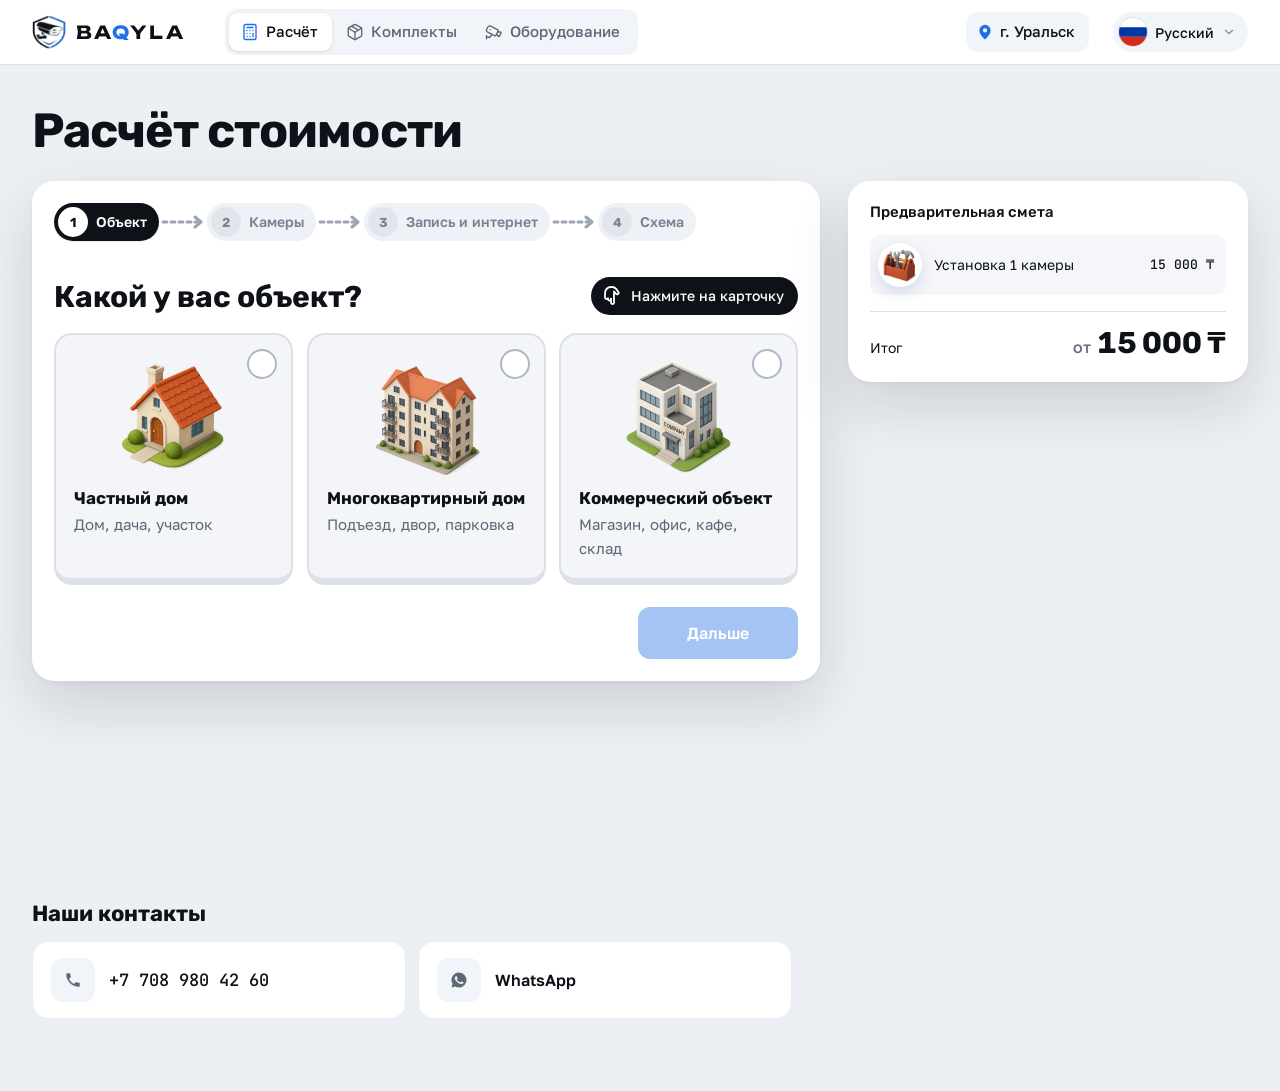
<file: index.html>
<!doctype html>
<html lang="ru">
<head>
  <meta charset="utf-8">
  <meta name="viewport" content="width=device-width, initial-scale=1">
  <title>Baqyla — видеонаблюдение в Уральске: установка камер под ключ</title>
  <meta name="description" content="Baqyla — установка видеонаблюдения в Уральске (Орал) под ключ: камеры для частного дома, квартиры, магазина и офиса. Монтаж от 15 000 ₸ за камеру. Посчитайте стоимость и схему онлайн.">
  <link rel="canonical" href="https://baqyla-kz.github.io/">
  <meta property="og:type" content="website">
  <meta property="og:site_name" content="Baqyla">
  <meta property="og:locale" content="ru_RU">
  <meta property="og:url" content="https://baqyla-kz.github.io/">
  <meta property="og:title" content="Baqyla — видеонаблюдение в Уральске">
  <meta property="og:description" content="Выберите объект и камеры — стоимость и схема установки посчитаются сразу.">
  <meta property="og:image" content="https://baqyla-kz.github.io/assets/og.jpg">
  <meta name="twitter:card" content="summary_large_image">
  <script type="application/ld+json">
  {
    "@context": "https://schema.org",
    "@type": "LocalBusiness",
    "name": "Baqyla Security",
    "alternateName": ["Baqyla", "Бакыла", "Бақыла"],
    "description": "Установка видеонаблюдения в Уральске под ключ: камеры для частного дома, квартиры, магазина, офиса и крестьянского хозяйства.",
    "keywords": "видеонаблюдение Уральск, установка камер видеонаблюдения, монтаж видеонаблюдения, камеры для дома, видеонаблюдение для магазина, Wi-Fi камера, видеорегистратор, Орал",
    "url": "https://baqyla-kz.github.io/",
    "logo": "https://baqyla-kz.github.io/assets/mark.png",
    "image": "https://baqyla-kz.github.io/assets/og.jpg",
    "telephone": "+77089804260",
    "priceRange": "от 15 000 ₸",
    "currenciesAccepted": "KZT",
    "address": { "@type": "PostalAddress", "addressLocality": "Уральск", "addressRegion": "Западно-Казахстанская область", "addressCountry": "KZ" },
    "areaServed": [{ "@type": "City", "name": "Уральск" }, { "@type": "AdministrativeArea", "name": "Западно-Казахстанская область" }],
    "hasOfferCatalog": {
      "@type": "OfferCatalog",
      "name": "Видеонаблюдение",
      "itemListElement": [
        { "@type": "Offer", "itemOffered": { "@type": "Service", "name": "Установка камер видеонаблюдения" } },
        { "@type": "Offer", "itemOffered": { "@type": "Service", "name": "Видеонаблюдение для частного дома" } },
        { "@type": "Offer", "itemOffered": { "@type": "Service", "name": "Видеонаблюдение для квартиры и многоквартирного дома" } },
        { "@type": "Offer", "itemOffered": { "@type": "Service", "name": "Видеонаблюдение для магазина и офиса" } },
        { "@type": "Offer", "itemOffered": { "@type": "Service", "name": "Установка Wi-Fi камер" } },
        { "@type": "Offer", "itemOffered": { "@type": "Service", "name": "Установка видеорегистратора" } },
        { "@type": "Offer", "itemOffered": { "@type": "Service", "name": "Поворотные камеры" } },
        { "@type": "Offer", "itemOffered": { "@type": "Service", "name": "Камеры с микрофоном и динамиком" } },
        { "@type": "Offer", "itemOffered": { "@type": "Service", "name": "Распознавание лиц и номеров автомобилей" } }
      ]
    }
  }
  </script>
  <meta name="theme-color" content="#FFFFFF">
  <link rel="icon" href="assets/favicon.png">
  <link rel="preconnect" href="https://fonts.googleapis.com">
  <link rel="preconnect" href="https://fonts.gstatic.com" crossorigin>
  <link href="https://fonts.googleapis.com/css2?family=Golos+Text:wght@400;500;600&family=JetBrains+Mono:wght@400;500&family=Rubik:wght@500;600;700&display=swap" rel="stylesheet">
  <link href="https://fonts.googleapis.com/css2?family=Unbounded:wght@700&text=BAQYL&display=swap" rel="stylesheet">
  <link rel="stylesheet" href="assets/styles.css?v=2026-10-12-2052">
</head>
<body>
  <header class="top">
    <div class="wide top__in">
      <a class="brand" href="index.html" aria-label="Baqyla — на главную">
        <img src="assets/mark.png" alt="" width="34" height="34">
        <span class="brand__word">BA<b>Q</b>YLA</span>
      </a>
      <nav class="nav" aria-label="Разделы">
        <a href="index.html" aria-current="page"><svg viewBox="0 0 24 24" aria-hidden="true"><rect width="16" height="20" x="4" y="2" rx="2"/><path d="M8 6h8M16 14v4M16 10h.01M12 10h.01M8 10h.01M12 14h.01M8 14h.01M12 18h.01M8 18h.01"/></svg><span>Расчёт</span></a>
        <a href="kits.html"><svg viewBox="0 0 24 24" aria-hidden="true"><path d="M11 21.73a2 2 0 0 0 2 0l7-4A2 2 0 0 0 21 16V8a2 2 0 0 0-1-1.73l-7-4a2 2 0 0 0-2 0l-7 4A2 2 0 0 0 3 8v8a2 2 0 0 0 1 1.73z"/><path d="M12 22V12M3.3 7l7.7 4.73a2 2 0 0 0 2 0L20.7 7M7.5 4.27l9 5.15"/></svg><span>Комплекты</span></a>
        <a href="equipment.html"><svg viewBox="0 0 24 24" aria-hidden="true"><path d="M16.75 12h3.63a1 1 0 0 1 .9 1.45l-2.04 4.07a1 1 0 0 1-1.7.13l-2.13-2.97"/><path d="M17.1 9.05a1 1 0 0 1 .45 1.34l-3.1 6.21a1 1 0 0 1-1.35.45L3.61 12.3a2.92 2.92 0 0 1-1.3-3.91L3.69 5.6a2.92 2.92 0 0 1 3.92-1.3z"/><path d="M2 19h3.76a2 2 0 0 0 1.8-1.1L9 15M2 21v-4M7 9h.01"/></svg><span>Оборудование</span></a>
      </nav>
      <span class="top__city"><svg width="18" height="18" viewBox="0 0 24 24" fill="currentColor" aria-hidden="true"><path fill-rule="evenodd" d="M12 22s-7.5-6.3-7.5-12.1a7.5 7.5 0 0 1 15 0C19.5 15.7 12 22 12 22zm0-9.3a2.8 2.8 0 1 0 0-5.6 2.8 2.8 0 0 0 0 5.6z"/></svg>г.&nbsp;Уральск</span>
      <div class="lang" id="lang"></div>
    </div>
  </header>

  <main>
    <section class="hero hero--calc wide">
      <h1>Расчёт стоимости</h1>
    </section>

    <section id="calc" class="calc wide" aria-label="Расчёт стоимости">
      <div class="calc__main">
        <div class="wiz" id="wiz">
          <nav class="steps-bar" id="stepsBar" aria-label="Шаги расчёта"></nav>
          <div class="q-row">
            <h2 class="q" id="q" tabindex="-1"></h2>
            <!-- телефон, шаг «Схема»: спрятать схему — смета сразу под заголовком -->
            <button type="button" class="sch-tg" id="schTg" aria-controls="stepBody" aria-expanded="true" hidden><span>Скрыть</span><svg viewBox="0 0 24 24" aria-hidden="true"><path d="m6 15 6-6 6 6"/></svg></button>
            <p class="hint" id="hint" aria-hidden="true"><svg viewBox="0 0 24 24" fill="#fff" stroke="currentColor" stroke-width="1.5" stroke-linejoin="round"><path d="M9 11V5.5a1.5 1.5 0 0 1 3 0V10m0-.5V9a1.5 1.5 0 0 1 3 0v1.5m0 0a1.5 1.5 0 0 1 3 0V15a6 6 0 0 1-6 6h-1.2a5 5 0 0 1-3.9-1.9L4.6 16a1.5 1.5 0 0 1 2.3-1.9L9 16.5V11"/></svg>Нажмите на карточку</p>
          </div>
          <div id="stepBody"></div>
          <div class="wiz__nav">
            <button type="button" class="btn btn--ghost" id="back">Назад</button>
            <button type="button" class="btn btn--primary" id="next">Дальше</button>
          </div>
        </div>
        <!-- «Дополнительно» — отдельная карточка под схемой, только на шаге «Схема» -->
        <section class="adds" id="adds" aria-labelledby="addsT" hidden></section>
      </div>

      <aside class="smeta" aria-live="polite">
        <div class="smeta__head">
          <div class="smeta__title">Предварительная смета</div>
        </div>
        <div id="lines" class="smeta__lines"></div>
        <div class="smeta__total">
          <span id="totalT">Итог</span>
          <div><small class="smeta__from" id="from" hidden>от</small> <strong id="total">0 ₸</strong></div>
        </div>
        <!-- нет интернета → роутер с SIM в аренду; в разовый итог не входит -->
        <div class="smeta__monthly" id="monthly" hidden></div>
        <p class="smeta__note" id="note" hidden>Цена примерная.</p>
        <!-- кнопки — только на последнем шаге «Схема» -->
        <div class="smeta__acts" id="acts" hidden>
          <button type="button" class="btn btn--primary btn--block" id="review">Отправить на рассмотрение</button>
          <form class="lead" id="lead" hidden novalidate>
            <label class="lead__label" for="leadPhone"><span class="txt-lg">Телефон для связи — перезвоним и уточним детали</span><span class="txt-sh">Ваш телефон — перезвоним</span></label>
            <input class="lead__input" id="leadPhone" type="tel" inputmode="tel" autocomplete="tel" placeholder="+7 7__ ___ __ __" required>
            <button type="submit" class="btn btn--primary btn--block" id="leadSend">Отправить заявку</button>
            <p class="lead__msg" id="leadMsg" role="status"></p>
          </form>
          <a class="btn btn--ghost btn--wa btn--block" id="send" href="#" target="_blank" rel="noopener">Отправить расчёт монтажнику</a>
          <button type="button" class="btn btn--ghost btn--block btn--pdf" id="pdf"><svg class="btn__ic" viewBox="0 0 32 32" aria-hidden="true"><circle cx="16" cy="16" r="16" fill="#EAF2FF"/><path d="M16 8.5v11m-4.6-4.4L16 19.7l4.6-4.6M10 23.5h12" fill="none" stroke="#1E6BE0" stroke-width="2.6" stroke-linecap="round" stroke-linejoin="round"/></svg>Скачать расчёт</button>
        </div>
      </aside>
    </section>
  </main>

  <!-- контакты — сразу за первым экраном (чуть пролистать), спокойные плитки: звонок и WhatsApp одного веса -->
  <section class="contacts wide" aria-labelledby="contactsT">
    <h2 class="contacts__t" id="contactsT">Наши контакты</h2>
    <!-- телефон: город — здесь (в шапке на телефоне его нет) -->
    <p class="contacts__city"><svg viewBox="0 0 24 24" fill="currentColor" aria-hidden="true"><path fill-rule="evenodd" d="M12 22s-7.5-6.3-7.5-12.1a7.5 7.5 0 0 1 15 0C19.5 15.7 12 22 12 22zm0-9.3a2.8 2.8 0 1 0 0-5.6 2.8 2.8 0 0 0 0 5.6z"/></svg>г.&nbsp;Уральск</p>
    <div class="contacts__tiles">
      <a href="tel:+77089804260"><span class="contacts__ic contacts__ic--ph" aria-hidden="true"></span><span class="contacts__ph">+7 708 980 42 60</span></a>
      <a href="https://wa.me/77089804260" target="_blank" rel="noopener"><span class="contacts__ic contacts__ic--wa" aria-hidden="true"></span>WhatsApp</a>
    </div>
  </section>

  <!-- телефон: итог над полосой разделов; на шаге «Схема» — ещё «Отправить» -->
  <div class="mbar">
    <div class="mbar__sum"><small id="mLabel">Итог</small><strong id="mTotal">0 ₸</strong></div>
    <a class="btn btn--primary btn--sm" id="mSend" href="#acts" hidden>Отправить</a>
  </div>

  <script type="importmap">{ "imports": { "three": "https://cdn.jsdelivr.net/npm/three@0.160.0/build/three.module.js", "three/addons/": "https://cdn.jsdelivr.net/npm/three@0.160.0/examples/jsm/" } }</script>
  <script src="assets/i18n.js?v=2026-10-12-2052"></script>
  <script src="assets/data.js?v=2026-10-12-2052"></script>
  <script src="assets/track.js?v=2026-10-12-2052"></script>
  <script src="assets/scenes.js?v=2026-10-12-2052"></script>
  <script src="assets/app.js?v=2026-10-12-2052"></script>
</body>
</html>
</file>
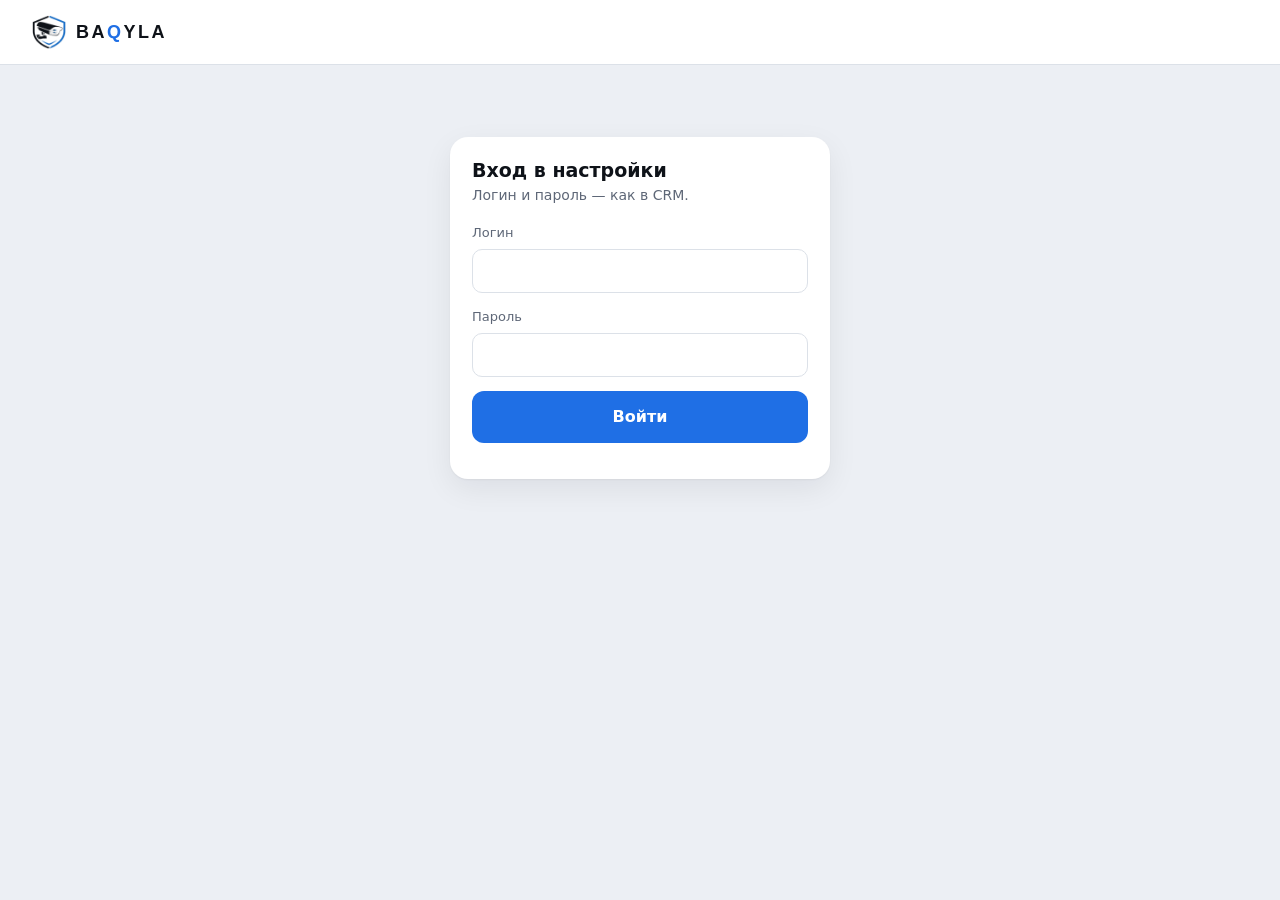
<file: admin.html>
<!doctype html>
<html lang="ru" data-i18n="off">
<head>
  <meta charset="utf-8">
  <meta name="viewport" content="width=device-width, initial-scale=1">
  <meta name="robots" content="noindex, nofollow">
  <!-- CSP: скрипты только свои, запросы только в Supabase CRM, страницу нельзя отправить на чужой адрес -->
  <meta http-equiv="Content-Security-Policy" content="default-src 'self'; script-src 'self'; style-src 'self' 'unsafe-inline' https://fonts.googleapis.com; font-src https://fonts.gstatic.com; img-src 'self' data: blob: https://gzwexqyxllqkyiarrcae.supabase.co; connect-src https://gzwexqyxllqkyiarrcae.supabase.co; object-src 'none'; base-uri 'none'; form-action 'self'">
  <meta name="referrer" content="no-referrer">
  <title>Baqyla — настройки сайта</title>
  <link rel="icon" href="assets/favicon.png">
  <link rel="preconnect" href="https://fonts.googleapis.com">
  <link rel="preconnect" href="https://fonts.gstatic.com" crossorigin>
  <link href="https://fonts.googleapis.com/css2?family=Golos+Text:wght@400;500;600&family=JetBrains+Mono:wght@400;500&family=Rubik:wght@500;600;700&display=swap" rel="stylesheet">
  <link href="https://fonts.googleapis.com/css2?family=Unbounded:wght@700&text=BAQYL&display=swap" rel="stylesheet">
  <link rel="stylesheet" href="assets/styles.css?v=2026-10-12-2052">
  <style>
    body { padding-bottom: 110px; }
    .adm { max-width: 900px; margin: 0 auto; padding: 32px var(--gut) 0; }
    .adm h1 { margin: 0 0 6px; font: 700 clamp(26px, 4vw, 34px)/1.15 var(--f-display); }
    .adm__who { display: flex; flex-wrap: wrap; align-items: center; gap: 8px 16px; margin: 0 0 24px; color: var(--muted); font-size: 14px; }
    .adm__who button { padding: 0; border: 0; background: none; color: var(--muted); text-decoration: underline; text-underline-offset: 3px; cursor: pointer; font-size: 14px; }
    .card { margin-bottom: 18px; padding: 22px; background: var(--panel); border-radius: 18px; box-shadow: 0 1px 2px rgba(14, 18, 24, .05), 0 10px 30px rgba(14, 18, 24, .07); }
    .card h2 { margin: 0 0 4px; font: 600 19px var(--f-display); }
    .card > p { margin: 0 0 16px; color: var(--muted); font-size: 14px; }
    .card h3 { margin: 20px 0 8px; font: 600 15px var(--f-display); }
    .grid { display: grid; gap: 12px; grid-template-columns: minmax(0, 2fr) minmax(0, 1fr); }
    .grid--3 { grid-template-columns: minmax(0, 2fr) minmax(0, 1fr) minmax(0, 1fr); }
    @media (max-width: 600px) { .grid, .grid--3 { grid-template-columns: minmax(0, 1fr); } }
    label.f { display: grid; gap: 6px; align-content: end; font-size: 13px; color: var(--muted); } /* поля в ряду — по нижнему краю */
    .money { display: block; }
    .in { width: 100%; height: 44px; padding: 0 12px; border: 1.5px solid var(--line); border-radius: 10px; background: #fff; font: 400 15px var(--f-body); color: var(--text); }
    .in:focus { outline: none; border-color: var(--signal); box-shadow: 0 0 0 3px rgba(31, 111, 229, .15); }
    .in--num { font-family: var(--f-mono); }
    .money { position: relative; }
    .money .in { padding-right: 30px; }
    .money::after { content: '₸'; position: absolute; right: 12px; top: 50%; transform: translateY(-50%); color: var(--faint); font-size: 14px; pointer-events: none; }
    .rule { display: flex; flex-wrap: wrap; align-items: center; gap: 10px; font-size: 15px; }
    .rule .in { width: 80px; text-align: center; }
    .hdd { display: grid; gap: 10px; grid-template-columns: repeat(auto-fill, minmax(130px, 1fr)); margin-top: 12px; }
    /* таблица «Доп. материалов» */
    .mt { display: grid; gap: 8px; }
    .mt__row { display: grid; gap: 8px; grid-template-columns: minmax(0, 2.4fr) 70px minmax(0, 1.2fr) minmax(0, 1.1fr) 40px; align-items: start; }
    .mt__head { font-size: 12px; color: var(--faint); }
    .mt__row:not(.mt__head) label.f > span:first-child { display: none; } /* на широком — подписи в шапке таблицы */
    .mt__del { width: 40px; height: 44px; border: 0; border-radius: 10px; background: var(--bg); color: var(--muted); font-size: 20px; cursor: pointer; }
    .mt__del:hover { background: #FDECEC; color: var(--rec); }
    .mt__per { display: grid; gap: 4px; }
    .mt__per > label:last-child { display: flex; align-items: center; gap: 6px; font-size: 12px; color: var(--muted); white-space: nowrap; }
    .mt__add { justify-self: start; margin-top: 4px; padding: 8px 12px; border: 1.5px dashed var(--line); border-radius: 10px; background: none; color: var(--signal); font-weight: 600; font-size: 14px; cursor: pointer; }
    @media (max-width: 600px) {
      .mt__head { display: none; }
      .mt__row:not(.mt__head) label.f > span:first-child { display: inline; }
      .mt__row { grid-template-columns: minmax(0, 1fr) minmax(0, 1fr); padding: 10px; background: var(--bg); border-radius: 12px; }
      .mt__row > :first-child { grid-column: 1 / -1; }
      .mt__del { justify-self: end; grid-column: 2; }
    }
    .bar { position: fixed; left: 0; right: 0; bottom: 0; z-index: 20; background: rgba(255, 255, 255, .96); border-top: 1px solid var(--line); backdrop-filter: blur(8px); }
    .bar__in { display: flex; align-items: center; justify-content: space-between; gap: 12px; max-width: 900px; margin: 0 auto; padding: 14px var(--gut); }
    .msg { margin: 0; font-size: 14px; color: var(--muted); }
    .msg.is-ok { color: #1A7F4B; }
    .msg.is-bad { color: var(--rec); }
    .login { max-width: 380px; margin: 40px auto 0; }
    .login form { display: grid; gap: 14px; }
    .mfa__qr { display: block; width: 180px; height: 180px; margin: 0 auto 10px; background: #fff; }
    .mfa__key { word-break: break-all; font-family: var(--f-mono); font-size: 13px; }
    .mfa__back { justify-self: center; padding: 0; border: 0; background: none; color: var(--muted); text-decoration: underline; text-underline-offset: 3px; cursor: pointer; font-size: 14px; }
    /* фото «Дополнительно»: рамка как на сайте (.ad__frame из styles.css) */
    .ph-grid { display: grid; gap: 16px; grid-template-columns: repeat(auto-fill, minmax(240px, 1fr)); }
    .ph { display: grid; gap: 10px; align-content: start; padding: 12px; background: var(--bg); border-radius: 16px; }
    .ph .ad__frame { cursor: grab; touch-action: none; user-select: none; }
    .ph .ad__frame.is-drag { cursor: grabbing; }
    .ph .ad__frame img { pointer-events: none; }
    .ph .ad__half.is-act::after { content: ''; position: absolute; inset: 0; z-index: 4; box-shadow: inset 0 0 0 3px var(--signal); }
    .ph .ad__half--a.is-act::after { right: 50%; }
    .ph .ad__half--b.is-act::after { left: 50%; }
    .ph__t { font: 600 15px var(--f-display); }
    .ph__zoom { display: grid; grid-template-columns: auto 1fr 44px; align-items: center; gap: 8px; font-size: 13px; color: var(--muted); }
    .ph__zoom input { width: 100%; accent-color: var(--signal); }
    .ph__zoom output { font: 500 12px var(--f-mono); text-align: right; }
    .ph__acts { display: flex; flex-wrap: wrap; gap: 8px; }
    .ph__acts .btn { height: 36px; padding: 0 12px; font-size: 13px; border-width: 1.5px; }
    .ph__acts input[type=file] { display: none; }
    .ph__seg { display: inline-flex; gap: 4px; padding: 3px; background: #fff; border-radius: 10px; justify-self: start; }
    .ph__seg button { height: 30px; padding: 0 12px; border: 0; border-radius: 8px; background: none; font-weight: 600; font-size: 13px; color: var(--muted); cursor: pointer; }
    .ph__seg button[aria-pressed="true"] { background: var(--text); color: #fff; }
    .ph__busy { opacity: .5; pointer-events: none; }
    /* разделы админки */
    .adm__tabs { display: inline-flex; gap: 2px; margin: -8px 0 22px; padding: 4px; background: var(--panel-2); border-radius: 12px; }
    .adm__tabs button { padding: 8px 18px; border: 0; border-radius: 9px; background: none; color: var(--muted); font: 500 15px var(--f-body); cursor: pointer; }
    .adm__tabs button[aria-pressed="true"] { background: #fff; color: var(--text); box-shadow: 0 1px 2px rgba(14,18,24,.08), 0 1px 6px rgba(14,18,24,.06); }
    /* карточки «Оборудования»: фото слева, поля справа */
    .card h2 .ce__n { margin-left: 6px; font: 500 13px var(--f-mono); color: var(--faint); }
    #catNote { margin-bottom: 0; }
    .ce-list { display: grid; gap: 12px; margin-bottom: 12px; }
    .ce { display: grid; grid-template-columns: 140px minmax(0, 1fr); gap: 16px; padding: 14px; background: var(--bg); border-radius: 16px; }
    .ce.is-hidden { opacity: .6; }
    .ce__pic { display: grid; gap: 8px; align-content: start; }
    .ce__ph { position: relative; aspect-ratio: 4 / 3.4; background: #fff; border-radius: 12px; }
    .ce__ph img { position: absolute; inset: 0; width: 60%; height: 60%; margin: auto; object-fit: contain; }
    .ce__ph--photo img { width: 90%; height: 90%; }
    .ce__pic .btn { height: 34px; padding: 0 10px; font-size: 13px; border-width: 1.5px; }
    .ce__pic input[type=file] { display: none; }
    .ce__f { display: grid; gap: 10px; }
    .ce__row { display: grid; gap: 10px; grid-template-columns: minmax(0, 1fr) minmax(0, 1fr); }
    .ce__row--3 { grid-template-columns: minmax(0, 1fr) minmax(0, 1fr) minmax(0, 1fr); }
    .ce__chk { display: flex; align-items: center; gap: 8px; font-size: 14px; color: var(--text); cursor: pointer; }
    .ce__acts { display: flex; flex-wrap: wrap; align-items: center; gap: 8px 16px; }
    .ce__mv { display: inline-flex; gap: 4px; }
    .ce__mv button, .ce__del { height: 34px; padding: 0 12px; border: 0; border-radius: 9px; background: #fff; color: var(--muted); font: 600 14px var(--f-body); cursor: pointer; }
    .ce__mv button:disabled { opacity: .35; cursor: default; }
    .ce__del { margin-left: auto; }
    .ce__del:hover { background: #FDECEC; color: var(--rec); }
    .ce__busy { opacity: .5; pointer-events: none; }
    select.in { appearance: auto; }
    textarea.in { height: auto; padding: 10px 12px; line-height: 1.4; resize: vertical; }
    /* комплекты: фото объекта во всю рамку, под полями — состав и цена по смете */
    .ce__ph--kit img { width: 100%; height: 100%; object-fit: cover; border-radius: 12px; }
    .ke__sum { margin: 0; padding: 10px 12px; background: #fff; border-radius: 10px; color: var(--muted); font-size: 13px; line-height: 1.5; }
    .ke__sum b { color: var(--text); font-weight: 600; }
    .ke__plan { grid-column: span 2; }
    @media (max-width: 600px) { .ke__plan { grid-column: auto; } }
    @media (max-width: 600px) {
      .ce { grid-template-columns: minmax(0, 1fr); }
      .ce__pic { grid-template-columns: 110px auto; align-items: start; }
      .ce__ph { grid-row: span 2; }
      .ce__row, .ce__row--3 { grid-template-columns: minmax(0, 1fr); }
    }
    /* аналитика */
    .st__bar { display: flex; flex-wrap: wrap; align-items: center; gap: 10px 14px; margin: 0 0 18px; }
    .st__seg { display: inline-flex; flex-wrap: wrap; gap: 2px; padding: 4px; background: var(--panel-2); border-radius: 12px; }
    .st__seg button { padding: 7px 12px; border: 0; border-radius: 9px; background: none; color: var(--muted); font: 500 14px var(--f-body); cursor: pointer; }
    .st__seg button[aria-pressed="true"] { background: #fff; color: var(--text); box-shadow: 0 1px 2px rgba(14,18,24,.08), 0 1px 6px rgba(14,18,24,.06); }
    .st__upd { color: var(--faint); font-size: 13px; }
    .st__ref { margin-left: auto; padding: 0; border: 0; background: none; color: var(--signal); font: 600 14px var(--f-body); cursor: pointer; }
    #stBox { display: grid; gap: 0 18px; grid-template-columns: minmax(0, 1fr) minmax(0, 1fr); align-items: start; }
    #stBox > .kps, #stBox > .st__wide, #stBox > .st__full { grid-column: 1 / -1; }
    @media (max-width: 860px) { #stBox { grid-template-columns: minmax(0, 1fr); } }
    .st__card h3 { margin: 18px 0 10px; font: 600 14px var(--f-body); color: var(--muted); }
    .st__card > h3:first-of-type { margin-top: 6px; }
    .st__empty { margin: 0; color: var(--faint); font-size: 14px; }
    .st__warn { margin: 0; font-size: 14px; line-height: 1.5; }
    .st__note { margin: 14px 0 0; color: var(--muted); font-size: 13px; }
    .st__two { display: grid; gap: 0 24px; grid-template-columns: minmax(0, 1fr) minmax(0, 1fr); }
    @media (max-width: 600px) { .st__two { grid-template-columns: minmax(0, 1fr); } }
    /* плитки */
    .kps { display: grid; gap: 12px; grid-template-columns: repeat(4, minmax(0, 1fr)); margin-bottom: 18px; }
    .kps--in { grid-template-columns: repeat(auto-fill, minmax(150px, 1fr)); margin: 4px 0 6px; }
    @media (max-width: 760px) { .kps:not(.kps--in) { grid-template-columns: repeat(2, minmax(0, 1fr)); } }
    .kp { display: grid; gap: 4px; align-content: start; padding: 16px; background: var(--panel); border-radius: 16px; box-shadow: 0 1px 2px rgba(14, 18, 24, .05), 0 10px 30px rgba(14, 18, 24, .07); }
    .kps--in .kp { padding: 12px 14px; background: var(--bg); box-shadow: none; border-radius: 12px; }
    .kp__l { color: var(--muted); font-size: 13px; }
    .kp__v { font: 600 26px/1.1 var(--f-display); font-variant-numeric: tabular-nums; color: var(--text); overflow-wrap: anywhere; }
    .kps--in .kp__v { font-size: 20px; }
    .kp__d { color: var(--faint); font-size: 12px; font-weight: 500; }
    .kp__d.is-up { color: #006300; }
    .kp__d.is-down { color: #d03b3b; }
    .kp[data-tip] { cursor: help; }
    /* горизонтальные полосы */
    .hb { display: grid; gap: 10px; }
    .hb__r { display: grid; grid-template-columns: minmax(0, 1fr) auto; gap: 4px 12px; align-items: baseline; }
    .hb__l { font-size: 14px; color: var(--text); overflow-wrap: anywhere; }
    .hb__v { font: 500 14px var(--f-body); font-variant-numeric: tabular-nums; white-space: nowrap; }
    .hb__v small { margin-left: 8px; color: var(--faint); font-size: 12px; }
    .hb__t { grid-column: 1 / -1; height: 8px; background: var(--bg); border-radius: 4px; overflow: hidden; }
    .hb__t i { display: block; height: 100%; background: var(--signal); border-radius: 0 4px 4px 0; }
    /* столбцы */
    .vc { display: grid; grid-template-columns: auto minmax(0, 1fr); gap: 8px; height: 180px; padding-bottom: 22px; }
    .vc__grid { display: flex; flex-direction: column; justify-content: space-between; margin: -7px 0; color: var(--faint); font: 400 11px var(--f-mono); text-align: right; }
    .vc__plot { display: grid; grid-template-columns: repeat(var(--n), minmax(0, 1fr)); gap: 2px; align-items: end; border-bottom: 1px solid var(--line);
      background: linear-gradient(var(--line-soft), var(--line-soft)) 0 0 / 100% 1px no-repeat, linear-gradient(var(--line-soft), var(--line-soft)) 0 50% / 100% 1px no-repeat; }
    .vc__c { position: relative; display: flex; justify-content: center; align-items: flex-end; height: 100%; }
    .vc__c:hover { background: rgba(31, 111, 229, .06); }
    .vc__c i { display: block; width: 100%; max-width: 24px; background: var(--signal); border-radius: 4px 4px 0 0; }
    .vc__x { position: absolute; top: calc(100% + 5px); left: 50%; transform: translateX(-50%); color: var(--faint); font-size: 11px; white-space: nowrap; }
    /* таблица */
    .tb { overflow-x: auto; }
    .tb table { width: 100%; border-collapse: collapse; font-size: 14px; }
    .tb th { padding: 8px 6px; border-bottom: 1px solid var(--line); color: var(--faint); font-weight: 500; font-size: 12px; text-align: left; white-space: nowrap; }
    .tb td { padding: 9px 6px; border-bottom: 1px solid var(--line-soft); vertical-align: top; }
    .tb .n { text-align: right; font-variant-numeric: tabular-nums; white-space: nowrap; }
    .tb th:first-child, .tb td:first-child { position: sticky; left: 0; background: var(--panel); }
    /* все заявки: строка раскрывается — клиент, расчёт, смета */
    .ld { font-size: 14px; }
    .ld__h, .ld__i > summary { display: grid; grid-template-columns: 104px minmax(0, 1fr) 132px 96px 116px 14px; gap: 12px; align-items: baseline; padding: 9px 6px; }
    .ld__h { padding-top: 8px; padding-bottom: 8px; border-bottom: 1px solid var(--line); color: var(--faint); font-weight: 500; font-size: 12px; }
    .ld__h::after { content: ''; }
    .ld .n { text-align: right; font-variant-numeric: tabular-nums; white-space: nowrap; }
    .ld__i { border-bottom: 1px solid var(--line-soft); }
    .ld__i > summary { list-style: none; cursor: pointer; border-radius: 8px; }
    .ld__i > summary::-webkit-details-marker { display: none; }
    .ld__i > summary::after { content: ''; width: 7px; height: 7px; border: solid var(--faint); border-width: 0 1.5px 1.5px 0; transform: translateY(-2px) rotate(45deg); justify-self: end; transition: transform .15s; }
    .ld__i[open] > summary::after { transform: translateY(1px) rotate(-135deg); }
    .ld__i > summary:hover { background: var(--bg); }
    .ld__t { color: var(--muted); white-space: nowrap; }
    .ld__p { font-variant-numeric: tabular-nums; white-space: nowrap; }
    .ld__b { padding: 4px 6px 18px; }
    .ld__b h4 { margin: 16px 0 6px; font: 600 13px var(--f-body); color: var(--muted); }
    .ld__c { display: flex; flex-wrap: wrap; align-items: baseline; gap: 6px 14px; margin: 6px 0 0; font-size: 15px; }
    .ld__c a { color: var(--signal); font-weight: 600; text-decoration: none; }
    .ld__c a:hover { text-decoration: underline; }
    .ld__calc { display: grid; grid-template-columns: auto minmax(0, 1fr); gap: 4px 14px; margin: 0; }
    .ld__calc dt { color: var(--muted); }
    .ld__calc dd { margin: 0; overflow-wrap: anywhere; }
    .ld__calc .ld__w { grid-column: 1 / -1; }
    .tb--est td:first-child { overflow-wrap: anywhere; }
    @media (max-width: 600px) { /* на телефоне — карточками: когда и сумма, под ними заявка, телефон и этап */
      .ld__h { display: none; }
      .ld__i > summary { grid-template-columns: minmax(0, 1fr) auto 14px; gap: 2px 12px; padding: 10px 4px; }
      .ld__t { font-size: 13px; color: var(--faint); }
      .ld__s { grid-column: 2; grid-row: 1; }
      .ld__i > summary::after { grid-column: 3; grid-row: 1; }
      .ld__n, .ld__p { grid-column: 1 / -1; }
      .ld__st { grid-column: 1 / -1; color: var(--muted); font-size: 13px; }
      .ld__calc { grid-template-columns: minmax(0, 1fr); gap: 0; }
      .ld__calc dd { margin-bottom: 6px; }
      .tb--est table { font-size: 13px; }
      .tb--est th, .tb--est td { padding-left: 4px; padding-right: 4px; }
    }
    /* подсказка */
    .st__tip { position: fixed; z-index: 50; max-width: 260px; padding: 7px 10px; background: var(--text); color: #fff; border-radius: 8px; font-size: 13px; line-height: 1.35; pointer-events: none; opacity: 0; transition: opacity .12s; }
    .st__tip.is-on { opacity: 1; }
    @media (max-width: 600px) {
      .adm__tabs { display: flex; overflow-x: auto; max-width: 100%; }
      .adm__tabs button { padding: 8px 12px; white-space: nowrap; }
    }
    [hidden] { display: none !important; }
  </style>
</head>
<body>
  <header class="top">
    <div class="wide top__in">
      <a class="brand" href="index.html" aria-label="Baqyla — на сайт">
        <img src="assets/mark.png" alt="" width="34" height="34">
        <span class="brand__word">BA<b>Q</b>YLA</span>
      </a>
    </div>
  </header>

  <main class="adm">
    <!-- вход: тот же логин и пароль, что в CRM -->
    <section class="login card" id="login">
      <h2>Вход в настройки</h2>
      <p>Логин и пароль — как в CRM.</p>
      <form id="loginForm">
        <label class="f"><span>Логин</span><input class="in" id="lgUser" autocomplete="username" required></label>
        <label class="f"><span>Пароль</span><input class="in" id="lgPass" type="password" autocomplete="current-password" required></label>
        <button class="btn btn--primary" id="lgBtn">Войти</button>
        <p class="msg" id="lgMsg" role="status"></p>
      </form>
    </section>

    <!-- код из приложения: первый раз — QR, дальше только код -->
    <section class="login card" id="mfa" hidden>
      <h2>Код из приложения</h2>
      <div id="mfaNew" hidden>
        <p>Первый вход: отсканируйте QR-код в Google Authenticator или другом приложении для кодов.</p>
        <img class="mfa__qr" id="mfaQr" alt="QR-код для приложения">
        <p>Или введите ключ вручную: <span class="mfa__key" id="mfaKey"></span></p>
      </div>
      <form id="mfaForm">
        <label class="f"><span>Код из 6 цифр</span><input class="in" id="mfaCode" inputmode="numeric" autocomplete="one-time-code" maxlength="7" required></label>
        <button class="btn btn--primary" id="mfaBtn">Подтвердить</button>
        <button type="button" class="mfa__back" id="mfaBack">Войти другим логином</button>
        <p class="msg" id="mfaMsg" role="status"></p>
      </form>
    </section>

    <div id="editor" hidden>
      <h1 id="admT">Настройки расчёта</h1>
      <div class="adm__who"><span id="who"></span><span id="stamp"></span><button type="button" id="logout">Выйти</button></div>
      <!-- разделы админки: настройки расчёта и карточки страницы «Оборудование» -->
      <nav class="adm__tabs" id="admTabs">
        <button type="button" data-tab="calc" aria-pressed="true">Расчёт</button>
        <button type="button" data-tab="catalog" aria-pressed="false">Оборудование</button>
        <button type="button" data-tab="kits" aria-pressed="false">Комплекты</button>
        <button type="button" data-tab="stats" aria-pressed="false">Аналитика</button>
      </nav>

      <div id="tabCalc">

      <section class="card">
        <h2>Установка</h2>
        <p>Цена работы за одну камеру — на всех шагах и для всех объектов.</p>
        <div class="grid">
          <label class="f"><span>Наименование</span><input class="in" data-k="install.name"></label>
          <label class="f"><span>Цена за камеру</span><span class="money"><input class="in in--num" type="number" min="0" step="1" inputmode="numeric" data-k="install.price" data-num></span></label>
        </div>
      </section>

      <!-- частный, многоквартирный дом и коммерция: разделы строит admin.js (pathCards) -->
      <div id="paths"></div>

      <section class="card">
        <h2>Фото — Дополнительно</h2>
        <p>Одинаково для всех объектов. Перетащите фото мышью или пальцем, масштаб — ползунком. Новое фото сразу загружается, на сайт попадёт после «Сохранить».</p>
        <div class="ph-grid" id="phGrid"></div>
      </section>
      </div>

      <!-- карточки страницы «Оборудование»: строит admin.js (renderCatalog) -->
      <div id="tabCatalog" hidden>
        <section class="card">
          <h2>Страница «Оборудование»</h2>
          <p id="catNote"></p>
        </section>
        <div id="catBox"></div>
      </div>

      <!-- комплекты страницы «Комплекты»: строит admin.js (renderKitsAdm) -->
      <div id="tabKits" hidden>
        <section class="card">
          <h2>Страница «Комплекты»</h2>
          <p id="kitNote"></p>
        </section>
        <div id="kitBox"></div>
      </div>

      <!-- аналитика: посещения, воронка расчёта, источники, заявки из CRM — строит admin-stats.js -->
      <div id="tabStats" hidden>
        <div class="st__bar">
          <div class="st__seg" id="stPeriods" role="group" aria-label="Период"></div>
          <span class="st__upd" id="stUpd"></span>
          <button type="button" class="st__ref" id="stRefresh">Обновить</button>
        </div>
        <div id="stBox"></div>
      </div>
    </div>
  </main>

  <div class="bar" id="bar" hidden>
    <div class="bar__in">
      <p class="msg" id="msg" role="status"></p>
      <button type="button" class="btn btn--primary" id="save">Сохранить</button>
    </div>
  </div>

  <script src="assets/i18n.js?v=2026-10-12-2052"></script>
  <script src="assets/data.js?v=2026-10-12-2052"></script>
  <script src="assets/admin.js?v=2026-10-12-2052"></script>
  <script src="assets/admin-stats.js?v=2026-10-12-2052"></script>
</body>
</html>
</file>
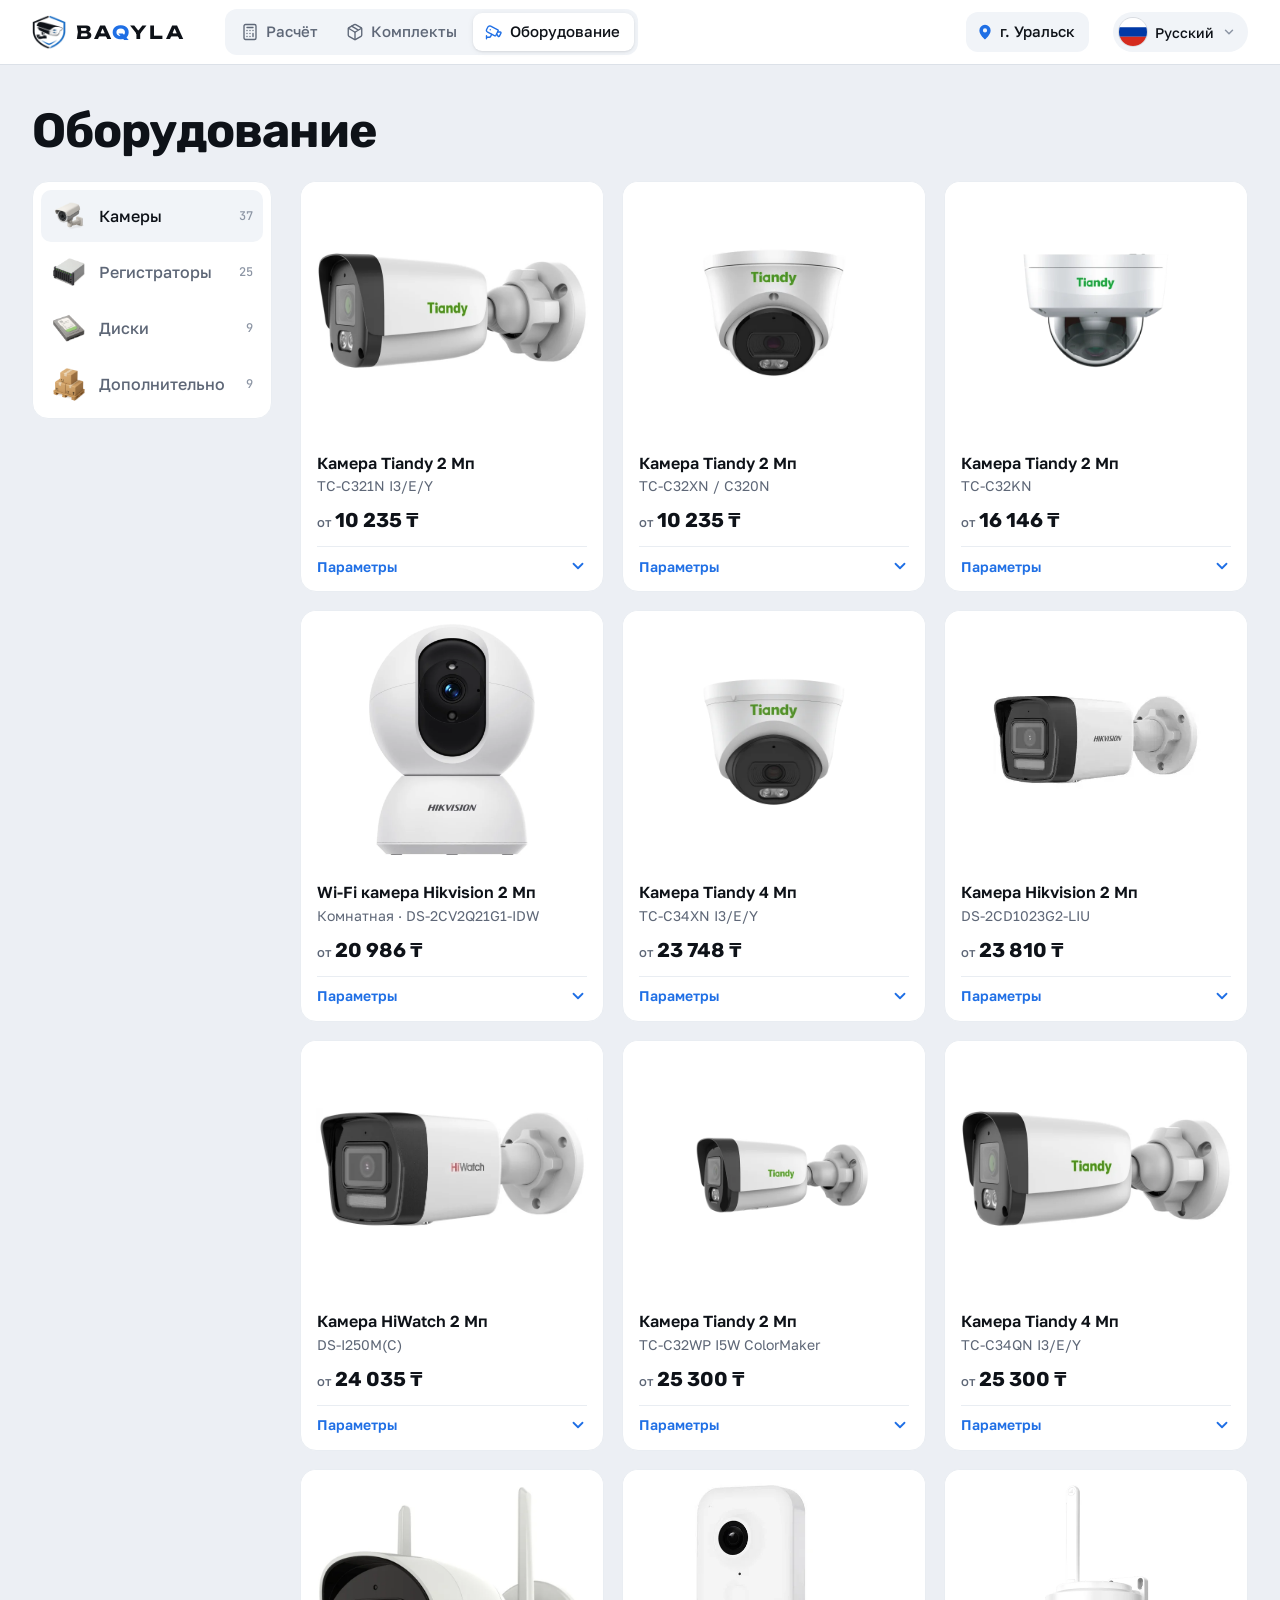
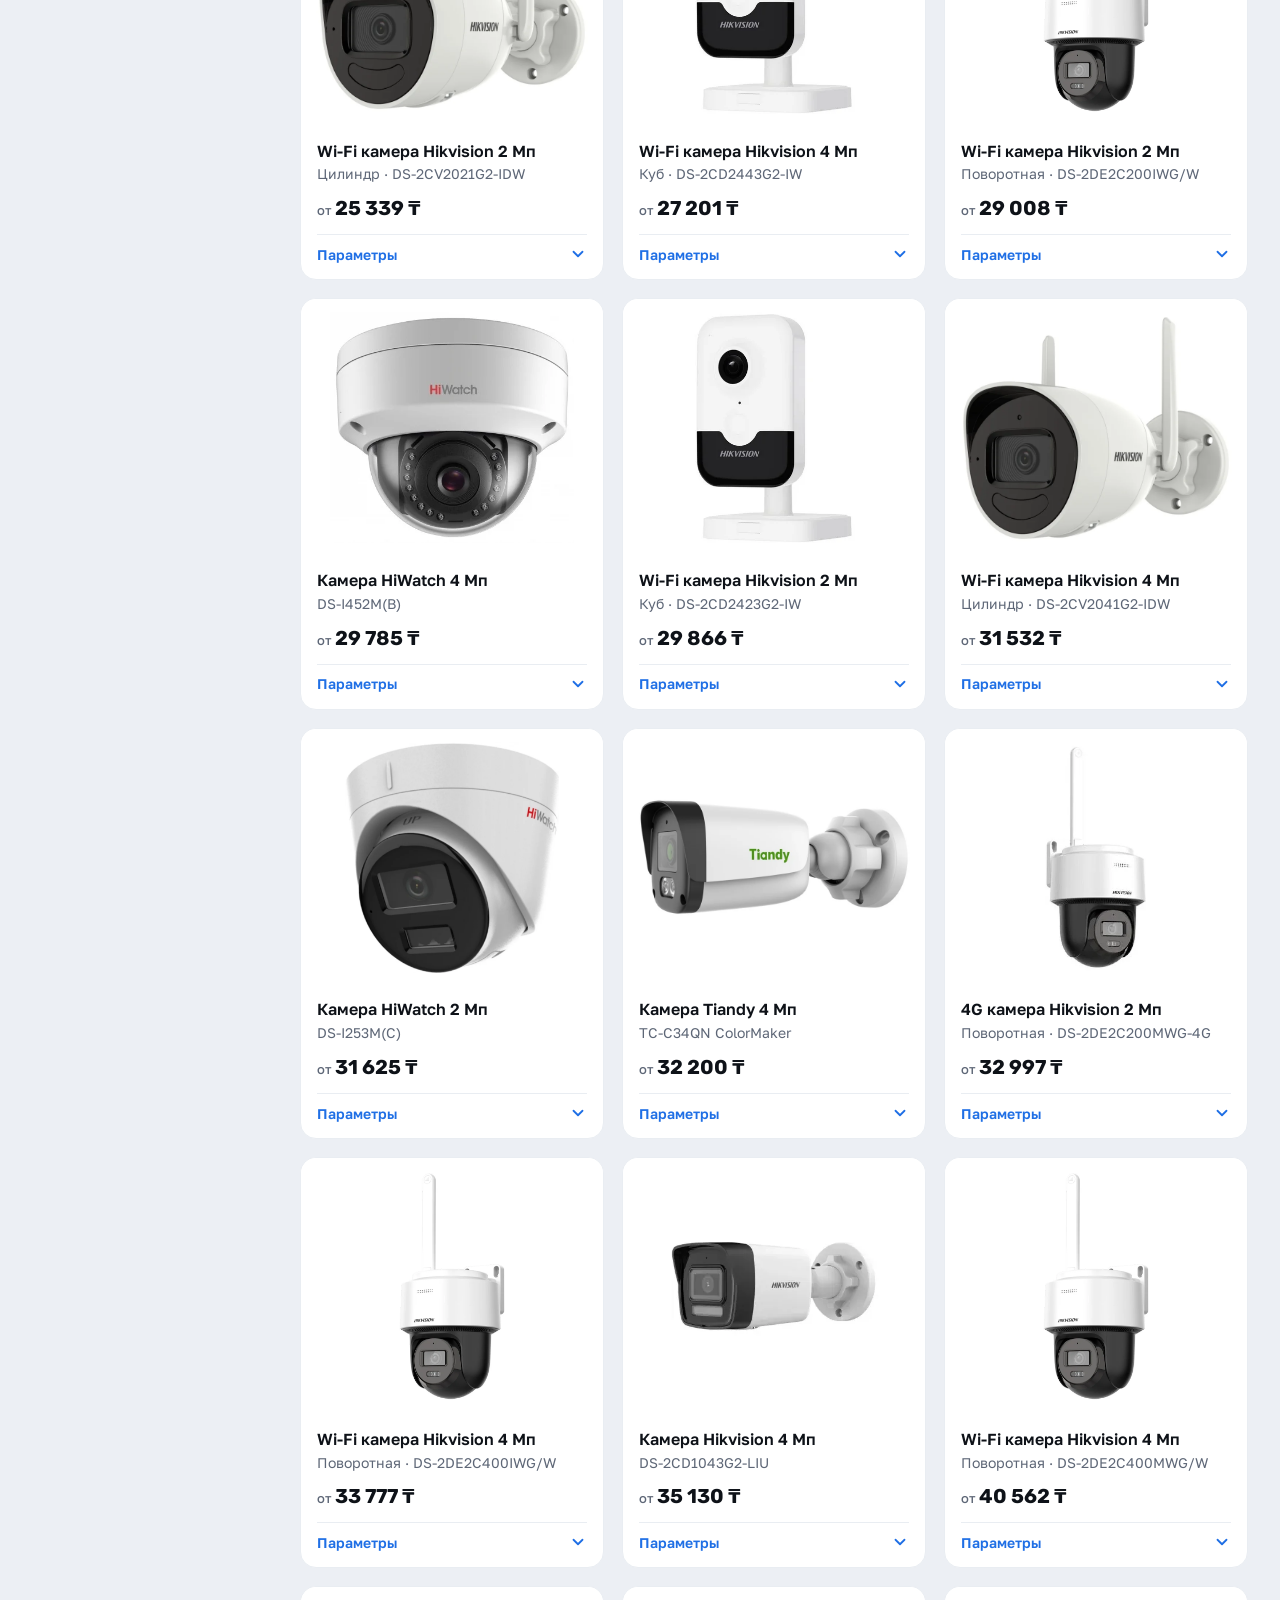
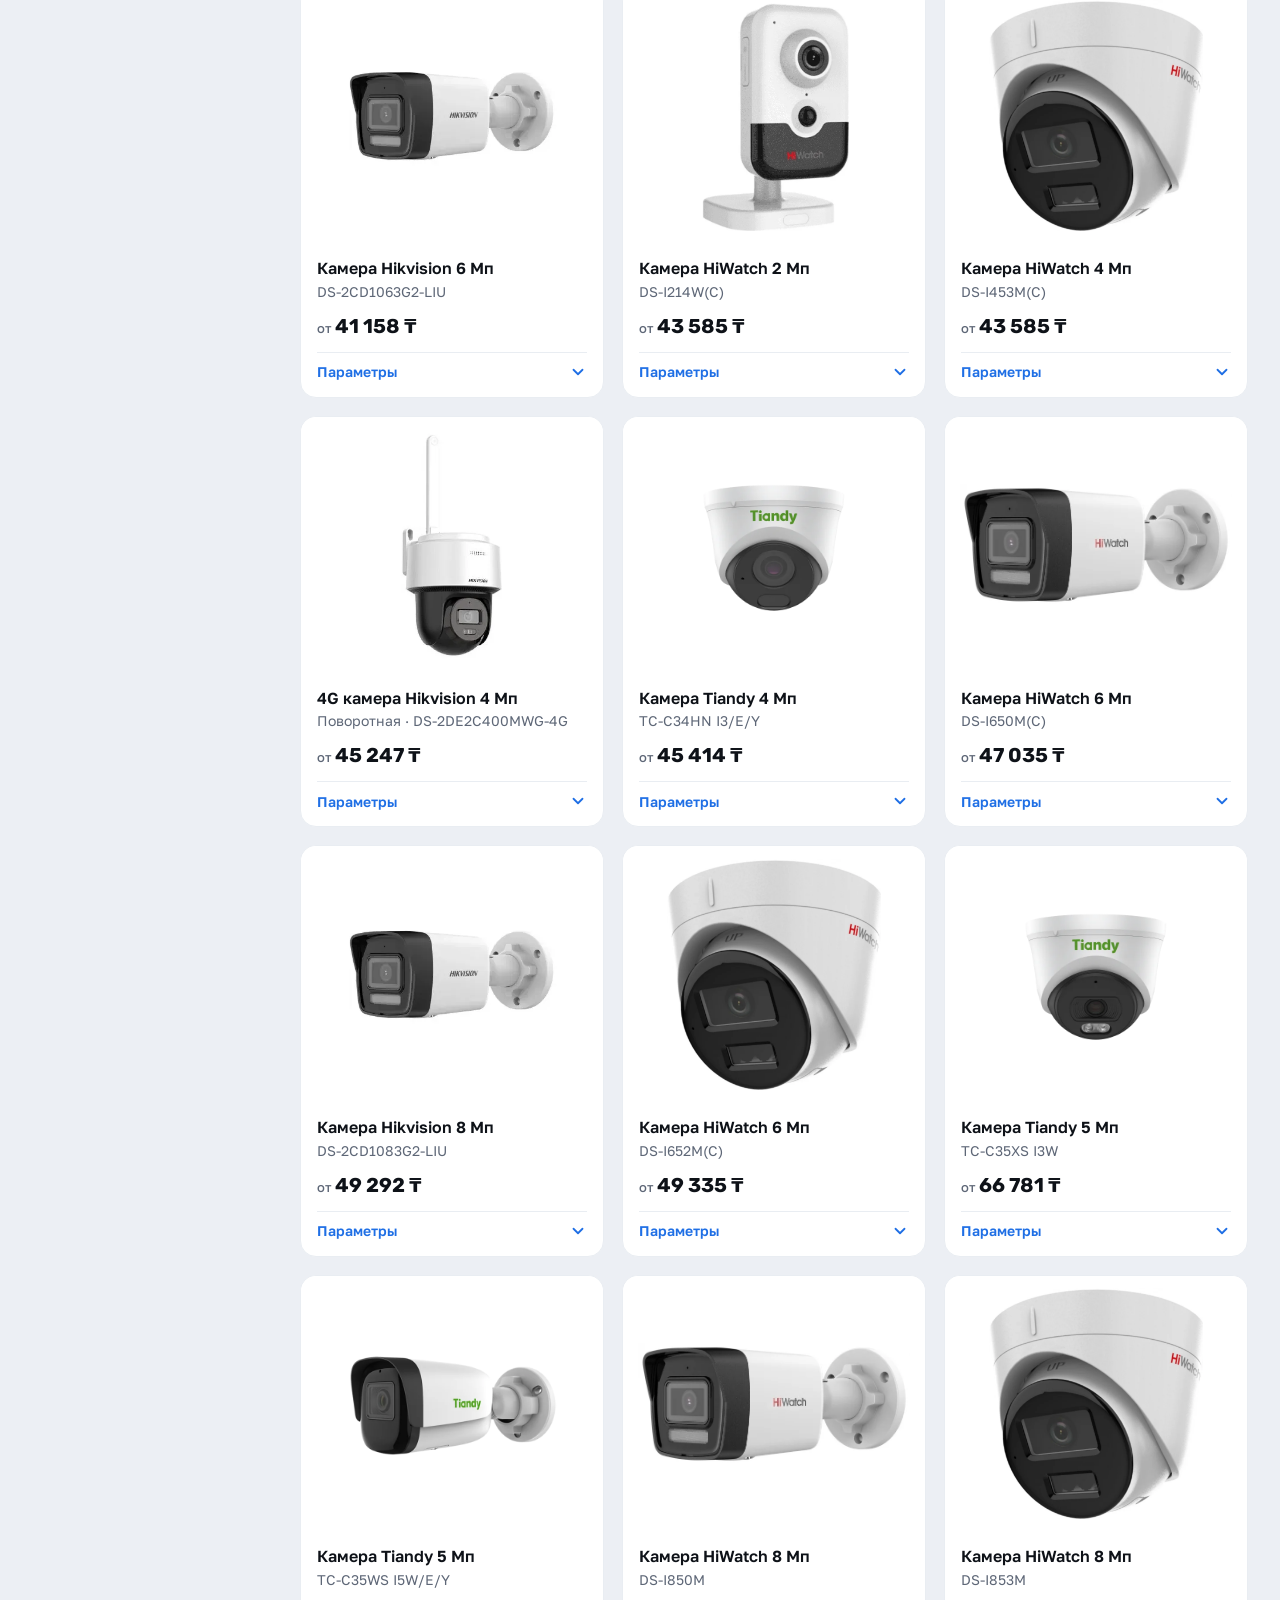
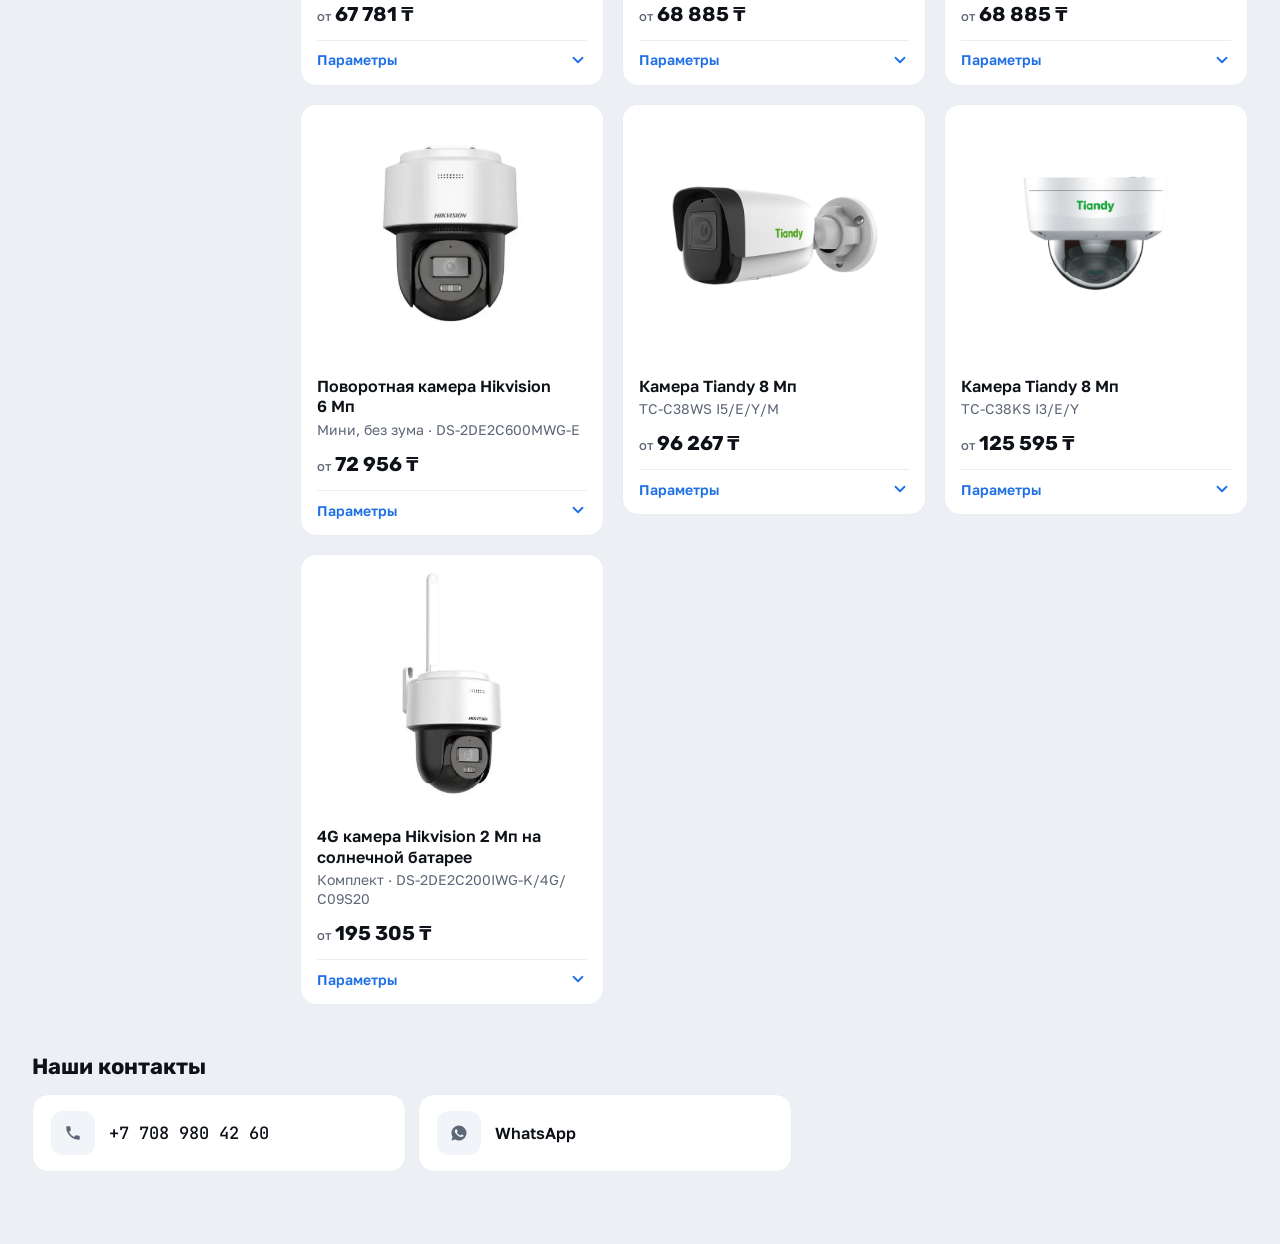
<file: equipment.html>
<!doctype html>
<html lang="ru">
<head>
  <meta charset="utf-8">
  <meta name="viewport" content="width=device-width, initial-scale=1">
  <title>Оборудование — Baqyla</title>
  <meta name="description" content="Оборудование для видеонаблюдения Baqyla: камеры, регистраторы, диски. Поставим и настроим в Уральске.">
  <link rel="canonical" href="https://baqyla-kz.github.io/equipment.html">
  <meta property="og:type" content="website">
  <meta property="og:site_name" content="Baqyla">
  <meta property="og:locale" content="ru_RU">
  <meta property="og:url" content="https://baqyla-kz.github.io/equipment.html">
  <meta property="og:title" content="Оборудование — Baqyla">
  <meta property="og:description" content="Камеры, регистраторы и диски для видеонаблюдения.">
  <meta property="og:image" content="https://baqyla-kz.github.io/assets/og.jpg">
  <meta name="twitter:card" content="summary_large_image">
  <meta name="theme-color" content="#FFFFFF">
  <link rel="icon" href="assets/favicon.png">
  <link rel="preconnect" href="https://fonts.googleapis.com">
  <link rel="preconnect" href="https://fonts.gstatic.com" crossorigin>
  <link href="https://fonts.googleapis.com/css2?family=Golos+Text:wght@400;500;600&family=JetBrains+Mono:wght@400;500&family=Rubik:wght@500;600;700&display=swap" rel="stylesheet">
  <link href="https://fonts.googleapis.com/css2?family=Unbounded:wght@700&text=BAQYL&display=swap" rel="stylesheet">
  <link rel="stylesheet" href="assets/styles.css?v=2026-10-12-2052">
</head>
<body>
  <header class="top">
    <div class="wide top__in">
      <a class="brand" href="index.html" aria-label="Baqyla — на главную">
        <img src="assets/mark.png" alt="" width="34" height="34">
        <span class="brand__word">BA<b>Q</b>YLA</span>
      </a>
      <nav class="nav" aria-label="Разделы">
        <a href="index.html"><svg viewBox="0 0 24 24" aria-hidden="true"><rect width="16" height="20" x="4" y="2" rx="2"/><path d="M8 6h8M16 14v4M16 10h.01M12 10h.01M8 10h.01M12 14h.01M8 14h.01M12 18h.01M8 18h.01"/></svg><span>Расчёт</span></a>
        <a href="kits.html"><svg viewBox="0 0 24 24" aria-hidden="true"><path d="M11 21.73a2 2 0 0 0 2 0l7-4A2 2 0 0 0 21 16V8a2 2 0 0 0-1-1.73l-7-4a2 2 0 0 0-2 0l-7 4A2 2 0 0 0 3 8v8a2 2 0 0 0 1 1.73z"/><path d="M12 22V12M3.3 7l7.7 4.73a2 2 0 0 0 2 0L20.7 7M7.5 4.27l9 5.15"/></svg><span>Комплекты</span></a>
        <a href="equipment.html" aria-current="page"><svg viewBox="0 0 24 24" aria-hidden="true"><path d="M16.75 12h3.63a1 1 0 0 1 .9 1.45l-2.04 4.07a1 1 0 0 1-1.7.13l-2.13-2.97"/><path d="M17.1 9.05a1 1 0 0 1 .45 1.34l-3.1 6.21a1 1 0 0 1-1.35.45L3.61 12.3a2.92 2.92 0 0 1-1.3-3.91L3.69 5.6a2.92 2.92 0 0 1 3.92-1.3z"/><path d="M2 19h3.76a2 2 0 0 0 1.8-1.1L9 15M2 21v-4M7 9h.01"/></svg><span>Оборудование</span></a>
      </nav>
      <span class="top__city"><svg width="18" height="18" viewBox="0 0 24 24" fill="currentColor" aria-hidden="true"><path fill-rule="evenodd" d="M12 22s-7.5-6.3-7.5-12.1a7.5 7.5 0 0 1 15 0C19.5 15.7 12 22 12 22zm0-9.3a2.8 2.8 0 1 0 0-5.6 2.8 2.8 0 0 0 0 5.6z"/></svg>г.&nbsp;Уральск</span>
      <div class="lang" id="lang"></div>
    </div>
  </header>

  <main>
    <section class="hero wide">
      <h1>Оборудование</h1>
    </section>
    <!-- каталог: на компьютере разделы слева, плитки справа; на телефоне разделы вкладками сверху (equipment.js) -->
    <section class="wide eq">
      <div class="eq__types" id="eqTypes" role="group"></div>
      <div class="eq__grid" id="eqGrid"></div>
    </section>
  </main>

  <!-- контакты — сразу за первым экраном (чуть пролистать), спокойные плитки: звонок и WhatsApp одного веса -->
  <section class="contacts wide" aria-labelledby="contactsT">
    <h2 class="contacts__t" id="contactsT">Наши контакты</h2>
    <!-- телефон: город — здесь (в шапке на телефоне его нет) -->
    <p class="contacts__city"><svg viewBox="0 0 24 24" fill="currentColor" aria-hidden="true"><path fill-rule="evenodd" d="M12 22s-7.5-6.3-7.5-12.1a7.5 7.5 0 0 1 15 0C19.5 15.7 12 22 12 22zm0-9.3a2.8 2.8 0 1 0 0-5.6 2.8 2.8 0 0 0 0 5.6z"/></svg>г.&nbsp;Уральск</p>
    <div class="contacts__tiles">
      <a href="tel:+77089804260"><span class="contacts__ic contacts__ic--ph" aria-hidden="true"></span><span class="contacts__ph">+7 708 980 42 60</span></a>
      <a href="https://wa.me/77089804260" target="_blank" rel="noopener"><span class="contacts__ic contacts__ic--wa" aria-hidden="true"></span>WhatsApp</a>
    </div>
  </section>

  <script src="assets/i18n.js?v=2026-10-12-2052"></script>
  <script src="assets/data.js?v=2026-10-12-2052"></script>
  <script src="assets/track.js?v=2026-10-12-2052"></script>
  <script src="assets/equipment.js?v=2026-10-12-2052"></script>
</body>
</html>
</file>
<file: assets/styles.css>
:root {
  --mask-wa: url("data:image/svg+xml,%3Csvg xmlns='http://www.w3.org/2000/svg' viewBox='0 0 24 24'%3E%3Cpath d='M12 2a10 10 0 0 0-8.6 15.1L2 22l5-1.3A10 10 0 1 0 12 2Zm5.3 14.1c-.2.6-1.3 1.2-1.8 1.3-.5 0-1 .2-3.3-.7-2.8-1.1-4.5-4-4.7-4.2-.1-.2-1.1-1.5-1.1-2.9s.7-2 1-2.3c.2-.3.5-.3.7-.3h.5c.2 0 .4 0 .6.5l.9 2.1c.1.2.1.4 0 .5l-.3.5-.4.5c-.1.1-.3.3-.1.6.2.3.8 1.3 1.7 2.1 1.2 1 2.1 1.4 2.4 1.5.3.1.5.1.6-.1l.9-1.1c.2-.3.4-.2.7-.1l2 1c.3.1.5.2.5.3.1.2.1.7-.1 1.3Z'/%3E%3C/svg%3E");
  --mask-phone: url("data:image/svg+xml,%3Csvg xmlns='http://www.w3.org/2000/svg' viewBox='0 0 24 24'%3E%3Cpath d='M6.6 10.8a15.1 15.1 0 0 0 6.6 6.6l2.2-2.2a1 1 0 0 1 1-.25 11.4 11.4 0 0 0 3.6.57 1 1 0 0 1 1 1V20a1 1 0 0 1-1 1A17 17 0 0 1 3 4a1 1 0 0 1 1-1h3.5a1 1 0 0 1 1 1c0 1.25.2 2.45.57 3.57a1 1 0 0 1-.25 1z'/%3E%3C/svg%3E");
  --bg: #F4F6F9;
  --panel: #FFFFFF;
  --panel-2: #F1F4F8;
  --line: #DCE1E8;
  --line-soft: #E9EDF2;
  --signal: #1F6FE5;
  --signal-hi: #1859C0;
  --text: #0E1218;
  --muted: #5E6777;
  --faint: #8C95A4;
  --rec: #E5484D;

  --f-display: 'Rubik', system-ui, sans-serif;
  --f-logo: 'Unbounded', sans-serif; /* только надпись BAQYLA в шапке — как в логотипе */
  --f-body: 'Golos Text', system-ui, sans-serif;
  --f-mono: 'JetBrains Mono', ui-monospace, monospace;

  --r: 14px;
  --gut: 16px;
  color-scheme: light;
}

* { box-sizing: border-box; }
html { scroll-behavior: smooth; scroll-padding-top: 80px; }
@media (prefers-reduced-motion: reduce) { html { scroll-behavior: auto; } }
body {
  margin: 0;
  background: #ECEFF4; /* чистый светлый фон без узора */
  color: var(--text);
  font: 400 16px/1.55 var(--f-body);
  -webkit-font-smoothing: antialiased;
}
a { color: inherit; }
img { display: block; }
button { font: inherit; color: inherit; }
:focus-visible { outline: 2px solid var(--signal); outline-offset: 3px; border-radius: 6px; }

.wrap { width: 100%; max-width: 1200px; margin: 0 auto; padding: 0 var(--gut); }
/* во всю ширину окна — схема растягивается и сжимается вместе с ним */
.wide { width: 100%; padding: 0 var(--gut); }
@media (min-width: 720px) { :root { --gut: 32px; } }
.muted { color: var(--muted); }

/* ---------- шапка ---------- */
.top {
  position: sticky; top: 0; z-index: 20;
  background: #fff;
  border-bottom: 1px solid var(--line);
}
.top__in { display: flex; align-items: center; gap: 24px; height: 64px; }
.brand { display: flex; align-items: center; gap: 10px; text-decoration: none; }
.brand__word { font: 700 18px/1 var(--f-logo); letter-spacing: .14em; }
.brand__word b { color: var(--signal); font-weight: 700; }
/* разделы — сегмент: серая «дорожка», открытый раздел — белая плашка с тенью */
.nav { display: flex; gap: 2px; margin-left: 16px; padding: 4px; background: var(--panel-2); border-radius: 12px; }
.nav a { display: inline-flex; align-items: center; gap: 7px; padding: 7px 14px 7px 12px; border-radius: 9px; color: var(--muted); text-decoration: none; font-size: 15px; font-weight: 500; white-space: nowrap; transition: color .15s; }
.nav a:hover { color: var(--text); }
.nav a[aria-current="page"] { color: var(--text); background: #fff; box-shadow: 0 1px 2px rgba(14,18,24,.08), 0 1px 6px rgba(14,18,24,.06); }
/* контурные иконки разделов; у открытого — синяя */
.nav svg { flex: none; width: 18px; height: 18px; fill: none; stroke: currentColor; stroke-width: 1.8; stroke-linecap: round; stroke-linejoin: round; }
.nav a[aria-current="page"] svg { color: var(--signal); }
/* город — серая плашка, как дорожка разделов; справа, рядом с языком */
.top__city { display: inline-flex; align-items: center; gap: 6px; height: 40px; margin-left: auto; padding: 0 14px 0 10px; border-radius: 12px; background: var(--panel-2); font-size: 15px; font-weight: 500; white-space: nowrap; }
.top__city svg { flex: none; color: var(--signal); }
/* язык — капсула с круглым флагом и названием, по нажатию — меню */
.lang { position: relative; flex: none; }
.lang__btn { display: flex; align-items: center; gap: 8px; height: 40px; padding: 0 12px 0 6px; border: 0; border-radius: 999px; background: var(--panel-2); color: var(--text); font: 500 14px var(--f-body); cursor: pointer; transition: background .15s; }
.lang__btn:hover { background: var(--line-soft); }
.lang__flag { flex: none; width: 28px; height: 28px; border-radius: 50%; object-fit: cover; box-shadow: 0 0 0 1px rgba(14,18,24,.1); }
.lang__short { display: none; } /* «Рус» / «Қаз» — только на телефоне, вместо полного названия */
.lang__chev { width: 14px; height: 14px; fill: none; stroke: var(--faint); stroke-width: 2.5; stroke-linecap: round; stroke-linejoin: round; transition: transform .15s; }
.lang.is-open .lang__chev { transform: rotate(180deg); }
.lang__menu { position: absolute; right: 0; top: calc(100% + 6px); z-index: 30; display: none; min-width: 180px; padding: 6px; background: #fff; border: 1px solid var(--line-soft); border-radius: 14px; box-shadow: 0 12px 32px -12px rgba(14,18,24,.25); }
.lang.is-open .lang__menu { display: grid; }
.lang__menu button { display: flex; align-items: center; gap: 10px; padding: 9px 10px; border: 0; border-radius: 9px; background: none; color: var(--text); font: inherit; font-size: 15px; text-align: left; cursor: pointer; }
.lang__menu button:hover, .lang__menu button:focus-visible { background: var(--panel-2); }
.lang__menu .lang__flag { width: 22px; height: 22px; }
.lang__menu [aria-checked="true"] { font-weight: 600; }
.lang__menu [aria-checked="true"]::after { content: ''; width: 6px; height: 6px; margin-left: auto; border-radius: 50%; background: var(--signal); }
/* уже 1000 px: логотип без слова, язык — одним флагом; на узком телефоне город не помещается — скрыт */
@media (max-width: 999px) {
  .top__in { gap: 12px; }
  .top .brand__word { display: none; }
  .nav { margin-left: 0; }
  .nav a { padding: 7px 12px 7px 10px; }
  .lang__btn { width: 40px; padding: 0; justify-content: center; }
  .lang__name, .lang__chev { display: none; }
}
/* три раздела, город и флаг в одну строку не влезают — разделы второй строкой, на всю ширину */
@media (max-width: 720px) {
  :root { --tabs: 67px; } /* высота нижней полосы разделов (без безопасной зоны iPhone) */
  .top__in { height: 60px; }
  /* разделы — полосой внизу экрана, как меню приложения: белая полоса, внутри серая дорожка (::after), иконка над подписью.
     Полоса и дорожка — псевдоэлементы под ссылками: у fixed-блока свой слой, фон самого .nav лёг бы под них */
  .nav { position: fixed; left: 0; right: 0; bottom: 0; z-index: 30; margin: 0; padding: 10px calc(var(--gut) + 4px) calc(12px + env(safe-area-inset-bottom)); background: none; border-radius: 0; }
  .nav::before { content: ''; position: absolute; inset: 0; z-index: -1; background: #fff; border-top: 1px solid var(--line); }
  .nav::after { content: ''; position: absolute; z-index: -1; left: var(--gut); right: var(--gut); top: 6px; bottom: calc(8px + env(safe-area-inset-bottom)); border-radius: 12px; background: var(--panel-2); }
  .nav a { flex: 1; flex-direction: column; gap: 2px; padding: 5px 2px 4px; font-size: 12.5px; line-height: 15px; }
  .nav svg { width: 19px; height: 19px; }
  body { padding-bottom: calc(var(--tabs) + env(safe-area-inset-bottom)); }
  body.is-typing .nav { display: none; } /* пишут номер — полоса не висит над клавиатурой */
  /* на телефоне: слово BAQYLA рядом со знаком, язык — флаг и «Рус» / «Қаз» */
  .top .brand__word { display: inline; }
  .lang__btn { width: auto; padding: 0 12px 0 6px; }
  .lang__short { display: inline; }
}
@media (max-width: 520px) {
  .top__city { display: none; }
  .lang { margin-left: auto; }
}

/* ---------- кнопки ---------- */
.btn {
  display: inline-flex; align-items: center; justify-content: center; gap: 8px;
  height: 52px; padding: 0 22px;
  border-radius: 12px; border: 1px solid transparent;
  font-weight: 600; font-size: 16px; text-decoration: none; cursor: pointer;
  transition: background .15s, border-color .15s, transform .1s;
}
.btn:active { transform: translateY(1px); }
.btn--sm { height: 40px; padding: 0 16px; font-size: 14px; border-radius: 10px; }
.btn--block { width: 100%; padding: 0 16px; white-space: nowrap; }
.btn--wa { background: var(--signal); color: #fff; }
.btn--wa:hover, .btn--primary:hover { background: var(--signal-hi); }
.btn--primary { background: var(--signal); color: #fff; }
.btn--wa::before {
  content: ''; width: 18px; height: 18px; flex: none;
  background: currentColor;
  -webkit-mask: var(--mask-wa) center / contain no-repeat;
          mask: var(--mask-wa) center / contain no-repeat;
}
.btn--ghost { background: #fff; border: 2px solid #AEB7C4; color: var(--text); }
.btn--ghost:hover { border-color: var(--text); }
.btn.is-disabled { opacity: .45; pointer-events: none; }

/* ---------- первый экран ---------- */
.hero { padding-top: 40px; padding-bottom: 24px; }
.rec {
  display: inline-block; width: 8px; height: 8px; border-radius: 50%;
  background: var(--rec); box-shadow: 0 0 0 3px rgba(229, 72, 77, .2);
  animation: rec 1.6s steps(2, jump-none) infinite;
}
@keyframes rec { 50% { opacity: .25; } }
@media (prefers-reduced-motion: reduce) { .rec { animation: none; } }
h1 {
  margin: 0;
  font: 700 clamp(30px, 4.4vw, 48px)/1.08 var(--f-display);
  letter-spacing: -.02em;
  text-wrap: balance;
}

/* ---------- калькулятор ---------- */
.calc {
  display: grid; gap: 20px; grid-template-columns: minmax(0, 1fr);
  padding-bottom: 48px;
}
@media (min-width: 1000px) {
  .calc { grid-template-columns: minmax(0, 1fr) 400px; gap: 28px; align-items: start; }
}

/* ---------- пошаговый расчёт ---------- */
.wiz {
  container: wiz / inline-size; min-width: 0; padding: 22px;
  background: #fff; border-radius: 22px;
  box-shadow: 0 2px 4px rgba(14, 18, 24, .04), 0 24px 60px rgba(14, 18, 24, .14); /* как у сметы */
}
@media (max-width: 600px) { .wiz { padding: 14px; border-radius: 18px; } }
.steps-bar { display: flex; flex-wrap: nowrap; align-items: center; gap: 6px 0; margin-bottom: 36px; }
.steps-bar button { flex: none; }
.steps-bar button {
  display: flex; align-items: center; gap: 10px; height: 44px; padding: 0 16px 0 6px;
  border: 0; border-radius: 999px; background: #fff; color: #4A5262;
  font-size: 15px; font-weight: 600; cursor: pointer;
  box-shadow: 0 1px 2px rgba(14, 18, 24, .08);
  transition: background .2s, color .2s;
}
.steps-bar button:disabled { cursor: default; }
.steps-bar b { display: grid; place-items: center; width: 32px; height: 32px; border-radius: 50%; background: #E4E9F0; font: 700 14px var(--f-display); color: #4A5262; }
.steps-bar .is-later { background: #EEF1F5; box-shadow: none; color: #7A8394; } /* ещё не дошли — название видно, но второстепенно */
.steps-bar .is-later b { background: #E1E6ED; color: #7A8394; }
.steps-bar .is-done { background: #fff; color: var(--signal); box-shadow: inset 0 0 0 2.5px var(--signal); }
.steps-bar .is-done b { background: var(--signal); color: #fff; }
.steps-bar .is-done:hover { background: #EEF4FE; }
.steps-bar .is-now { background: var(--text); color: #fff; }
.steps-bar .is-now b { background: #fff; color: var(--text); }
/* стрелки сжимаются первыми — чтобы названия шагов помещались */
.steps-bar__arrow { flex: 0 1 44px; min-width: 14px; display: grid; place-items: center; margin: 0 4px; color: #9AA4B3; }
.steps-bar__arrow svg { width: 100%; height: 14px; stroke-width: 3; }
.steps-bar__line { stroke-dasharray: 4 4; }
.steps-bar__arrow.is-passed .steps-bar__line { stroke-dasharray: none; }
.steps-bar__arrow.is-passed { color: var(--signal); }
/* путь сжимается по ширине блока (а не окна): сначала мельче, и только на узком — прячем названия всех, кроме текущего */
@container wiz (max-width: 760px) {
  .steps-bar button { height: 38px; padding: 0 12px 0 4px; gap: 8px; font-size: 14px; }
  .steps-bar b { width: 30px; height: 30px; font-size: 13px; }
  .steps-bar__arrow { margin: 0 2px; }
}
@container wiz (max-width: 560px) {
  .steps-bar { gap: 1px; }
  .steps-bar button { height: 34px; padding: 0 10px 0 3px; gap: 6px; font-size: 13px; }
  .steps-bar b { width: 26px; height: 26px; font-size: 12px; }
  .steps-bar__arrow { flex-basis: 12px; min-width: 8px; margin: 0 1px; }
  .steps-bar__arrow svg { height: 10px; }
}
@container wiz (max-width: 470px) {
  .steps-bar button:not(.is-now) { justify-content: center; aspect-ratio: 1; padding: 0; } /* без названия — ровный круг, а не овал */
  .steps-bar button:not(.is-now) .steps-bar__name { display: none; }
}
@media (max-width: 380px) {
  .steps-bar { gap: 1px; }
  .steps-bar button, .steps-bar .is-later { padding: 0 2px; gap: 6px; font-size: 13px; }
  .steps-bar b { width: 26px; height: 26px; }
  .steps-bar .is-now { padding-right: 10px; }
  .steps-bar__arrow svg { width: 8px; }
}
/* второй вопрос на том же шаге (например, «Есть интернет?» под архивом) */
.q.q--sub { margin: 32px 0 16px; font-size: clamp(20px, 2.1vw, 26px); }
/* у второго вопроса карточки ниже: картинка меньше */
.choices--more .o__img { width: clamp(83px, 39cqi, 138px); margin-bottom: 8px; }
.q-row { display: flex; flex-wrap: wrap; align-items: flex-end; justify-content: space-between; gap: 8px 16px; margin-bottom: 18px; }
.q { margin: 0; font: 700 clamp(22px, 2.4vw, 30px)/1.2 var(--f-display); outline: none; }
/* подсказка рядом с вопросом: рука показывает вниз, на карточки; ничего не перекрывает */
.hint {
  display: flex; align-items: center; gap: 8px; margin: 0;
  padding: 7px 14px 7px 8px; border-radius: 999px;
  background: var(--text); color: #fff; font-size: 14px; font-weight: 500; white-space: nowrap;
  visibility: hidden; opacity: 0; transition: opacity .2s;
}
.hint[hidden] { display: none; } /* на шагах без карточек-кнопок подсказки нет совсем — не держим под неё строку */
.hint.is-on { visibility: visible; opacity: 1; animation: hintFloat 1.4s ease-in-out infinite; }
/* плавает целиком, как раньше: покачивается вниз-вбок — к карточкам */
@keyframes hintFloat { 0%, 100% { transform: translate(0, 0); } 50% { transform: translate(-6px, 7px); } }
/* на телефоне подсказка стоит строкой под вопросом: выбрали карточку — строка схлопывается, без пустого места */
@media (max-width: 720px) {
  .hint { max-height: 0; padding-top: 0; padding-bottom: 0; overflow: hidden; transition: opacity .2s, max-height .25s, padding .25s; }
  .hint.is-on { max-height: 48px; padding-top: 7px; padding-bottom: 7px; }
  .q-row:has(.hint:not(.is-on)) { row-gap: 0; }
}
.hint svg { width: 24px; height: 24px; color: #fff; fill: none; stroke-width: 1.8; transform: rotate(180deg); }
.wiz__nav { display: flex; justify-content: space-between; gap: 12px; margin-top: 22px; }
.wiz__nav .btn { min-width: 160px; }
@container wiz (max-width: 420px) { .wiz__nav .btn { min-width: 0; flex: 1; } }
.wiz__nav #next { margin-left: auto; }
.wiz__nav .btn:disabled { opacity: .4; cursor: default; }
.wiz__nav [hidden] { display: none; }
#stepBody.is-in { animation: stepIn .3s ease-out; }
@keyframes stepIn { from { opacity: 0; transform: translateY(8px); } }

/* карточка выбора: как кнопка на пульте — приподнимается, продавливается; кружок в углу */
.choices { display: grid; gap: 14px; grid-template-columns: repeat(3, minmax(0, 1fr)); }
.o {
  container-type: inline-size; /* картинка и текст масштабируются от ширины карточки (cqi) */
  position: relative; display: flex; flex-direction: column;
  padding: 18px;
  background: #F3F5F8; border: 2px solid #DCE1E8; border-bottom-width: 7px; border-radius: 18px;
  text-align: left; cursor: pointer;
  transition: transform .12s, border-color .15s, background .15s;
}
.o:hover { transform: translateY(-3px); border-color: #C9D1DB; }
.o:active { transform: none; margin-top: 5px; border-bottom-width: 2px; } /* продавливается: низ «уходит» */
.o[aria-pressed="true"] { background: #EEF4FE; border-color: var(--signal); border-bottom-color: var(--signal-hi); }
.o.is-pop { animation: pop .35s cubic-bezier(.3, 1.5, .6, 1); }
@keyframes pop { 0% { transform: scale(.97); } 60% { transform: scale(1.02); } 100% { transform: none; } }
.o__img { width: clamp(80px, 62cqi, 230px); aspect-ratio: 1; object-fit: contain; margin: 2px auto 10px; transition: transform .2s ease; }
.o:hover .o__img:not(.o__ic) { transform: scale(1.05); }
/* иконка «живёт»: медленно парит, раз в несколько секунд по ней пробегает блик;
   при наведении приподнимается с тенью, при выборе — пружинит. Карточки в ряду не синхронны. */
.o__ic { --float: -7px; display: block; position: relative; animation: icFloat 4s ease-in-out infinite; }
.o:nth-child(3n+2) .o__ic, .o:nth-child(3n+2) .o__glare { animation-delay: 1.3s; }
.o:nth-child(3n) .o__ic, .o:nth-child(3n) .o__glare { animation-delay: 2.6s; }
@keyframes icFloat { 50% { transform: translateY(var(--float)); } }
.o__pic { display: block; position: relative; width: 100%; height: 100%; transition: transform .25s cubic-bezier(.3, 1.4, .5, 1), filter .25s; }
.o__pic img { width: 100%; height: 100%; object-fit: contain; }
.o__glare {
  position: absolute; inset: 0; pointer-events: none;
  background: linear-gradient(105deg, transparent 42%, rgba(255, 255, 255, .7) 50%, transparent 58%) no-repeat;
  background-size: 300% 100%;
  -webkit-mask-size: contain; mask-size: contain;
  -webkit-mask-repeat: no-repeat; mask-repeat: no-repeat;
  -webkit-mask-position: center; mask-position: center;
  animation: icGlare 4.5s ease-in-out infinite;
}
@keyframes icGlare { 0%, 55% { background-position: 100% 0; } 85%, 100% { background-position: 0 0; } }
.o:hover .o__pic { transform: translateY(-8px) scale(1.07); filter: drop-shadow(0 14px 10px rgba(14, 18, 24, .16)); }
.o.is-pop .o__pic { animation: icLift .5s cubic-bezier(.3, 1.6, .5, 1); }
@keyframes icLift { 0% { transform: scale(.9); } 60% { transform: translateY(-10px) scale(1.12); } }
.o__art { display: grid; place-items: center; width: clamp(64px, 36cqi, 112px); height: clamp(64px, 36cqi, 112px); margin: 8px auto 14px; border-radius: 24px; background: #fff; color: var(--signal); }
.o__art svg { width: 62%; height: 62%; }
.o__big { display: grid; grid-auto-flow: column; align-items: baseline; align-content: center; justify-content: center; gap: 6px; height: clamp(64px, 36cqi, 112px); margin: 8px 0 14px; color: var(--signal); font-size: 16px; font-weight: 600; }
.o__big b { font: 700 clamp(40px, 26cqi, 76px)/1 var(--f-display); }
/* шаг «Запись»: иконки носителя (SD / диск, от 2 ТБ — две) рядом с примерным числом дней */
.o__big--store { align-items: center; gap: clamp(8px, 4cqi, 16px); }
.o__media { display: flex; flex: none; transition: transform .2s ease; }
.o:hover .o__media--sd { transform: scale(1.05); }
.o__media img { width: clamp(50.6px, 29.1cqi, 105.8px); aspect-ratio: 1; object-fit: contain; }
.o__media img + img { margin-left: calc(clamp(50.6px, 29.1cqi, 105.8px) * -.4); }
/* иконки «живые»: SD-карта парит, Wi‑Fi ловит сигнал, без интернета — «ищет» сеть; диски — без анимации */
.o__media--sd img { animation: hoverTilt 3.2s ease-in-out infinite; }
@keyframes hoverTilt { 0%, 100% { transform: rotate(-3deg); } 50% { transform: translateY(-5px) rotate(3deg); } }
.o__net { display: grid; }
.o__net img { grid-area: 1 / 1; width: 100%; height: 100%; object-fit: contain; }
@property --sig { syntax: '<percentage>'; inherits: false; initial-value: 70%; }
.o__net--wifi img:first-child { opacity: .28; }
.o__net--wifi img + img {
  -webkit-mask-image: radial-gradient(circle at 50% 74%, #000 var(--sig), transparent calc(var(--sig) + 4%));
          mask-image: radial-gradient(circle at 50% 74%, #000 var(--sig), transparent calc(var(--sig) + 4%));
  animation: signal 2.6s ease-out infinite;
}
@keyframes signal { 0% { --sig: 4%; } 55%, 100% { --sig: 70%; } }
.o__net--wifi-off img { transform-origin: 50% 80%; animation: search 3.4s ease-in-out infinite; }
@keyframes search { 0%, 62%, 100% { transform: none; } 68% { transform: rotate(-7deg); } 76% { transform: rotate(6deg); } 84% { transform: rotate(-3deg); } 90% { transform: none; } }
.o__days { display: grid; justify-items: start; line-height: 1.15; }
.o__big--store .o__days b { font: 700 clamp(28px, 12cqi, 46px)/1 var(--f-display); white-space: nowrap; }
.o > b { font: 700 clamp(17px, 8.4cqi, 24px)/1.25 var(--f-display); hyphens: auto; }
.o > small { margin-top: 4px; color: var(--muted); font-size: clamp(15px, 6.2cqi, 18px); }
.o__meta { margin-top: 10px; align-self: flex-start; padding: 4px 10px; border-radius: 999px; background: #fff; font: 500 12px var(--f-mono); color: var(--muted); }
.o[aria-pressed="true"] .o__meta { background: #fff; color: var(--signal); }
.o__check {
  position: absolute; top: 14px; right: 14px;
  width: 30px; height: 30px; border-radius: 50%;
  border: 2.5px solid #AEB7C4; background: #fff;
  transition: border-color .15s;
}
.o:hover .o__check { border-color: var(--signal); }
.o[aria-pressed="true"] .o__check {
  border-color: var(--signal);
  background: var(--signal) url("data:image/svg+xml,%3Csvg xmlns='http://www.w3.org/2000/svg' viewBox='0 0 24 24' fill='none' stroke='white' stroke-width='3.2' stroke-linecap='round' stroke-linejoin='round'%3E%3Cpath d='M5 12.5l4.5 4.5L19 7.5'/%3E%3C/svg%3E") center / 17px no-repeat;
}
.o.is-pop .o__check { animation: check .4s cubic-bezier(.3, 1.8, .5, 1); }
@keyframes check { 0% { transform: scale(.3); } 100% { transform: scale(1); } }
.o__ribbon {
  position: absolute; top: 14px; left: -3px; padding: 6px 12px 6px 10px;
  border-radius: 0 999px 999px 0; background: var(--signal); color: #fff;
  font-size: 13px; font-weight: 600;
  opacity: 0; transform: translateX(-8px); transition: opacity .15s, transform .15s;
}
.o[aria-pressed="true"] .o__ribbon { opacity: 1; transform: none; }
@media (prefers-reduced-motion: reduce) {
  .o, .o__img, .o__pic, .o__media, .o__check, .o__ribbon { transition: none; }
  .o.is-pop, .o.is-pop .o__check, .o.is-pop .o__pic, .o__ic, .o__glare, .hint.is-on, #stepBody.is-in, .o__media img, .o__net img { animation: none; }
}
@media (max-width: 760px) {
  .choices { grid-template-columns: minmax(0, 1fr); gap: 10px; }
  /* на телефоне карточка горизонтальная: картинка слева, текст справа */
  .o { display: grid; grid-template-columns: 72px minmax(0, 1fr); column-gap: 12px; align-items: center; justify-items: start; padding: 12px 46px 12px 12px; text-align: left; }
  .o__img, .o__art, .o__big { grid-row: 1 / span 3; width: 72px; height: 72px; margin: 0; }
  .o__art { border-radius: 18px; }
  .o__art svg { width: 44px; height: 44px; }
  .o__big { grid-auto-flow: row; justify-items: center; align-items: center; gap: 2px; font-size: 12px; background: #fff; border-radius: 18px; }
  .o__big b { font-size: 30px; line-height: 1; }
  .o:has(.o__big--store) { grid-template-columns: 96px minmax(0, 1fr); }
  .o__big--store { width: 96px; height: auto; min-height: 84px; padding: 8px 4px; gap: 4px; }
  .o__media img { width: 50.6px; }
  .o__media img + img { margin-left: -18.4px; }
  .choices--more .o { grid-template-columns: 83px minmax(0, 1fr); }
  .choices--more .o__img { width: 83px; height: 83px; }
  .o__ic { --float: -4px; }
  .o:hover .o__pic { transform: translateY(-4px) scale(1.05); }
  .o__days { justify-items: center; font-size: 12px; }
  .o__big--store .o__days b { font-size: 19px; }
  .o > b { grid-column: 2; font-size: 17px; } /* без переносов: «Коммерческий объект», а не «объ-ект» */
  .o > small { font-size: clamp(15px, 6.2cqi, 17px); }
  .o > small, .o__meta { grid-column: 2; }
  .o__meta { margin-top: 6px; }
  .o__check { top: 50%; margin-top: -15px; }
  .o__ribbon { display: none; } /* в горизонтальной карточке налезает на картинку; выбор и так видно: рамка и галочка */
}

/* шаг «Сколько камер и где?»: слева камера и подпись, справа фото места, срезанное по диагонали,
   «− число +» — вместе в правом нижнем углу на белой подложке */
.cnt { display: grid; gap: 14px; grid-template-columns: repeat(2, minmax(0, 1fr)); }
@container wiz (max-width: 560px) { .cnt { grid-template-columns: minmax(0, 1fr); gap: 10px; } }
.cnt__card {
  --cut: 10%; /* на сколько (в % ширины карточки) верх разреза сдвинут к названию; рамка и масштаб фото не меняются */
  container-type: inline-size; position: relative; overflow: hidden;
  display: flex; flex-direction: column; min-height: 250px; padding: 18px;
  background: #F3F5F8; border: 2px solid #DCE1E8; border-bottom-width: 7px; border-radius: 18px;
  transition: border-color .15s, background .15s;
}
.cnt__card.is-on { background: #EEF4FE; border-color: var(--signal); border-bottom-color: var(--signal-hi); }
/* кадр (object-position, scale) задаётся в data.js — выставлен в редакторе drafts/step2.html с этими же размерами */
.cnt__photo {
  position: absolute; top: 0; right: 0; bottom: 0; width: 54%; overflow: hidden;
  /* низ разреза — у левого края фото, верх — на 38% его ширины минус сдвиг (--cut в долях карточки → ×100/54) */
  clip-path: polygon(calc(38% - var(--cut) * 1.852) 0, 100% 0, 100% 100%, 0 100%);
  filter: saturate(.35) brightness(1.04); opacity: .8; /* пока камер 0 — фото приглушено */
  transition: filter .3s, opacity .3s;
}
.cnt__photo img { position: absolute; inset: 0; width: 100%; height: 100%; object-fit: cover; }
.cnt__card.is-on .cnt__photo { filter: none; opacity: 1; }
.cnt__main { position: relative; display: flex; flex-direction: column; align-items: flex-start; gap: 4px; max-width: calc(48% - var(--cut) * .4); }
.cnt__cam { display: grid; place-items: center; width: clamp(64px, 19cqi, 92px); aspect-ratio: 1; margin-bottom: 10px; border-radius: 20px; background: #fff; box-shadow: 0 1px 2px rgba(14, 18, 24, .06); }
.cnt__cam img { width: 84%; }
.cnt__t { font: 700 clamp(19px, 5.6cqi, 24px)/1.2 var(--f-display); hyphens: auto; }
.cnt__d { color: var(--muted); font-size: clamp(14px, 3.6cqi, 15px); line-height: 1.4; }
.cnt__row { position: relative; display: flex; flex-wrap: wrap; gap: 3px; max-width: 46%; min-height: 26px; margin-top: auto; padding-top: 14px; }
.cnt__row img { width: 26px; height: 26px; }
.cnt__row img.is-new { animation: pop .3s cubic-bezier(.3, 1.6, .6, 1); }
/* узкая карточка (телефон): ряд мини-камер мельче, чтобы не заходил под «− +» */
@container (max-width: 400px) {
  .cnt__row { max-width: 38%; gap: 2px; }
  .cnt__row img { width: 20px; height: 20px; }
}
.cnt__ctl {
  position: absolute; right: 14px; bottom: 14px;
  display: flex; align-items: center; gap: 6px; padding: 6px;
  background: #fff; border-radius: 22px; box-shadow: 0 6px 20px rgba(14, 18, 24, .18);
}
.cnt__ctl button {
  width: 54px; height: 54px; border: 2px solid #DCE1E8; border-bottom-width: 5px; border-radius: 16px; background: #fff;
  font: 700 28px/1 var(--f-display); cursor: pointer; color: var(--text);
}
.cnt__ctl button[data-d="1"] { background: var(--signal); border-color: var(--signal-hi); color: #fff; }
.cnt__ctl button[data-d="1"]:hover { background: var(--signal-hi); }
.cnt__ctl button:active { border-bottom-width: 2px; transform: translateY(3px); }
.cnt__ctl button:disabled, .cnt__ctl button[aria-disabled="true"] { opacity: .35; cursor: default; transform: none; border-bottom-width: 5px; }
.cnt__n { min-width: 58px; text-align: center; font: 700 34px/1 var(--f-display); font-variant-numeric: tabular-nums; }
.cnt__n small { display: block; margin-top: 2px; font: 500 12px var(--f-body); color: var(--muted); }
@container (max-width: 340px) {
  .cnt__ctl button { width: 48px; height: 48px; }
  .cnt__n { min-width: 48px; font-size: 30px; }
}
/* ЖК: три карточки — «Снаружи» высокая слева, «Внутри подъезда» и «В лифте» — две низкие справа; на телефоне — столбиком */
.cnt--three .cnt__card[data-zone="out"] { grid-row: span 2; }
.cnt--three .cnt__card:not([data-zone="out"]) { min-height: 200px; }
.cnt--three .cnt__card:not([data-zone="out"]) .cnt__cam { width: 64px; margin-bottom: 8px; border-radius: 16px; }
@container wiz (max-width: 560px) {
  .cnt--three .cnt__card[data-zone="out"] { grid-row: auto; }
  .cnt--three .cnt__card:not([data-zone="out"]) { min-height: 250px; }
  .cnt--three .cnt__card:not([data-zone="out"]) .cnt__cam { width: clamp(64px, 19cqi, 92px); margin-bottom: 10px; border-radius: 20px; }
}
.cnt-sum { display: flex; align-items: center; gap: 10px; margin-top: 16px; padding: 12px 16px; border-radius: 14px; background: #EEF4FE; color: var(--signal); font: 600 17px var(--f-display); }
.cnt-sum img { width: 34px; height: 34px; }
@media (prefers-reduced-motion: reduce) {
  .cnt__photo, .cnt__card { transition: none; }
  .cnt__row img.is-new { animation: none; }
}

/* шаг «Схема»: 3D-сцены снаружи и внутри (Three.js, assets/scheme3d.js), 2D — та же сцена сверху */
.seg { display: inline-flex; gap: 4px; padding: 4px; border-radius: 999px; background: #EAF2FF; }
.seg button { min-width: 56px; padding: 7px 14px; border: 0; border-radius: 999px; background: none; color: #1E6BE0; font: 700 14px var(--f-display); cursor: pointer; }
.seg button[aria-pressed="true"] { background: #1E6BE0; color: #fff; }
.sch__grid { display: grid; grid-template-columns: minmax(0, 1fr) auto minmax(0, 1fr); background: #fff; border: 1px solid var(--line); border-radius: 24px; box-shadow: 0 6px 20px rgba(10, 36, 99, .06); overflow: hidden; }
.sch__pane { min-width: 0; padding: 16px 16px 12px; }
.sch__head { display: flex; flex-wrap: wrap; align-items: center; gap: 8px; font: 600 16px var(--f-display); }
.sch__chip { padding: 3px 10px; border-radius: 999px; background: #EAF2FF; color: #1E6BE0; font: 600 13px var(--f-display); }
.sch__div { width: 1px; margin: 22px 0; background: repeating-linear-gradient(to bottom, #C9D5EA 0 6px, transparent 6px 12px); }
.sch__stage { position: relative; aspect-ratio: 1; margin-top: 6px; cursor: grab; touch-action: pan-y; } /* две схемы рядом — квадрат, крупнее */
.sch__grid--one { grid-template-columns: minmax(0, 1fr); }
.sch__grid--one .sch__stage { aspect-ratio: 16 / 9; } /* одна схема — на всю ширину */
/* три схемы (ЖК: двор, подъезд, лифт): широкая колонка — в ряд; средняя — двор на всю ширину, подъезд и лифт под ним;
   на телефоне — друг под другом (правило @media ниже) */
.sch__grid--three { grid-template-columns: minmax(0, 1fr) auto minmax(0, 1fr) auto minmax(0, 1fr); }
@container wiz (max-width: 1100px) {
  .sch__grid--three { grid-template-columns: minmax(0, 1fr) auto minmax(0, 1fr); }
  .sch__grid--three > .sch__pane:first-child { grid-column: 1 / -1; }
  .sch__grid--three > .sch__pane:first-child .sch__stage { aspect-ratio: 16 / 9; }
  .sch__grid--three > .sch__div:nth-child(2) { grid-column: 1 / -1; width: auto; height: 1px; margin: 0 20px; background: repeating-linear-gradient(to right, #C9D5EA 0 6px, transparent 6px 12px); }
}
.sch[data-view="2d"] .sch__stage { cursor: default; }
.sch__stage canvas { display: block; width: 100%; height: 100%; }
.sch__hint { position: absolute; left: 50%; bottom: 52px; z-index: 3; display: inline-flex; align-items: center; gap: 8px; padding: 8px 14px; border-radius: 999px; background: rgba(10, 36, 99, .88); color: #fff; font: 600 13.5px var(--f-body); white-space: nowrap; box-shadow: 0 8px 24px rgba(10, 36, 99, .25); pointer-events: none; opacity: 0; transform: translate(-50%, 4px); transition: opacity .35s, transform .35s; }
.sch__hint svg { width: 18px; height: 18px; fill: none; stroke: currentColor; stroke-width: 2.2; stroke-linecap: round; stroke-linejoin: round; }
.sch__hint.is-on { opacity: 1; transform: translate(-50%, 0); }
.sch__wait, .sch__empty { position: absolute; inset: 0; display: grid; place-items: center; margin: 0; color: var(--muted); font-size: 15px; pointer-events: none; }
.sch__ov { position: absolute; inset: 0; overflow: hidden; pointer-events: none; }
/* приблизить / отдалить / вернуть вид */
.sch__zoom { position: absolute; right: 4px; bottom: 4px; display: flex; gap: 6px; }
.sch__zoom button { width: 36px; height: 36px; border: 1px solid #DCE4F0; border-radius: 50%; background: rgba(255, 255, 255, .92); color: #0A2463; font: 600 20px/1 var(--f-display); cursor: pointer; box-shadow: 0 4px 12px rgba(10, 36, 99, .1); }
.sch__zoom button:hover { border-color: #1E6BE0; color: #1E6BE0; }
.sch__zoom button[data-z="0"] { font-size: 17px; }
/* номер камеры — круг Г1 (дизайн-код), белая цифра */
.sch__b { position: absolute; display: grid; place-items: center; border: 2px solid #fff; border-radius: 50%; background: linear-gradient(140deg, #1E6BE0, #0A2463); color: #fff; font: 700 13px var(--f-display); box-shadow: 0 4px 10px rgba(10, 36, 99, .25); transform: translate(-50%, -100%); }
.sch__b.is-hid { opacity: .55; } /* за домом */
.sch__l { position: absolute; padding: 2px 8px; border-radius: 999px; background: rgba(255, 255, 255, .88); color: #0A2463; font: 600 11.5px var(--f-body); white-space: nowrap; transform: translate(-50%, -50%); }
@media (max-width: 760px) {
  .sch__grid { grid-template-columns: minmax(0, 1fr); }
  .sch__div { width: auto; height: 1px; margin: 0 20px; background: repeating-linear-gradient(to right, #C9D5EA 0 6px, transparent 6px 12px); }
  .sch__pane { padding: 14px 12px 10px; }
  .sch__grid--one .sch__stage { aspect-ratio: 4 / 3; }
  .sch__grid--three > .sch__pane:first-child .sch__stage { aspect-ratio: 1; } /* на телефоне двор — квадратом, как остальные */
}



/* смета */
/* ---------- «Дополнительно» — отдельная карточка под схемой ---------- */
.calc__main { display: grid; gap: 28px; min-width: 0; align-content: start; }
@media (max-width: 999px) { .calc__main { gap: 20px; } }
.adds {
  container: adds / inline-size; padding: 22px;
  background: #fff; border-radius: 22px;
  box-shadow: 0 2px 4px rgba(14, 18, 24, .04), 0 24px 60px rgba(14, 18, 24, .14); /* как у .wiz */
}
.adds[hidden] { display: none; }
@media (max-width: 600px) { .adds { padding: 14px; border-radius: 18px; } }
.adds__t { margin: 0; font: 700 clamp(22px, 2.4vw, 30px)/1.2 var(--f-display); }
.adds__g { margin: 20px 0 12px; font: 600 13px var(--f-mono); letter-spacing: .04em; text-transform: uppercase; color: var(--faint); }
.adds__grid { display: grid; gap: 14px; grid-template-columns: repeat(3, minmax(0, 1fr)); }
@container adds (max-width: 640px) { .adds__grid { grid-template-columns: repeat(2, minmax(0, 1fr)); gap: 10px; } }
@container adds (max-width: 400px) { .adds__grid { grid-template-columns: minmax(0, 1fr); } }

/* карточка — как .o: приподнимается, продавливается; справа внизу — переключатель */
.ad {
  position: relative; display: flex; flex-direction: column; padding: 10px 10px 14px;
  background: #F3F5F8; border: 2px solid #DCE1E8; border-bottom-width: 6px; border-radius: 20px;
  font: inherit; color: inherit; text-align: left; cursor: pointer;
  transition: transform .12s, border-color .15s, background .15s;
}
.ad:hover { transform: translateY(-2px); border-color: #C9D1DB; }
.ad:active { transform: none; margin-top: 4px; border-bottom-width: 2px; }
.ad[aria-pressed="true"] { background: #EEF4FE; border-color: var(--signal); border-bottom-color: var(--signal-hi); }
.ad__pic { position: relative; display: block; }
.ad__frame { position: relative; display: block; aspect-ratio: 4 / 3; overflow: hidden; border-radius: 14px; background: #fff; isolation: isolate; }
.ad__frame img { position: absolute; inset: 0; width: 100%; height: 100%; object-fit: cover; }
.ad__frame img.is-fit { object-fit: contain; }
.ad__half { position: absolute; inset: 0; overflow: hidden; }
.ad__half--a { clip-path: inset(0 50% 0 0); }
.ad__half--b { clip-path: inset(0 0 0 50%); }
.ad__half--b::before { content: ''; position: absolute; top: 0; bottom: 0; left: 50%; z-index: 2; width: 3px; margin-left: -1.5px; background: #fff; box-shadow: 0 0 6px rgba(0, 0, 0, .35); }
.ad__lbl { position: absolute; top: 8px; z-index: 3; max-width: calc(50% - 16px); padding: 3px 9px; border-radius: 999px; background: rgba(14, 18, 24, .72); color: #fff; font: 600 11.5px var(--f-body); white-space: nowrap; overflow: hidden; text-overflow: ellipsis; }
.ad__half--a .ad__lbl { left: 8px; }
.ad__half--b .ad__lbl { right: 8px; background: var(--signal); }
.ad__wave { position: absolute; left: 10px; right: 10px; bottom: 10px; z-index: 3; display: flex; align-items: center; gap: 3px; height: 34px; padding: 0 10px 0 64px; border-radius: 10px; background: rgba(14, 18, 24, .6); backdrop-filter: blur(4px); }
.ad__wave i { flex: 1; height: 20%; border-radius: 2px; background: #fff; animation: eq 1s ease-in-out infinite alternate; }
@keyframes eq { to { height: 90%; } }
.ad__badge { position: absolute; left: 14px; bottom: 0; z-index: 4; display: grid; place-items: center; width: 48px; height: 48px; transform: translateY(50%); border-radius: 50%; background: #fff; color: var(--signal); box-shadow: 0 6px 16px rgba(10, 36, 99, .2); }
.ad-ic { width: 24px; height: 24px; fill: none; stroke: currentColor; stroke-width: 1.9; stroke-linecap: round; stroke-linejoin: round; }
.ad__t { margin-top: 32px; padding: 0 6px; font: 600 16px/1.25 var(--f-display); }
.ad__d { margin: 4px 0 12px; padding: 0 6px; color: var(--muted); font-size: 13.5px; line-height: 1.35; }
.ad__p { margin: -6px 0 12px; padding: 0 6px; color: var(--signal); font: 600 13.5px var(--f-body); } /* цена — если указана в админке */
.ad__tg { position: relative; flex: none; align-self: flex-end; width: 46px; height: 28px; margin: auto 6px 0 0; border-radius: 999px; background: #DCE1E8; transition: background .15s; }
.ad__tg::after { content: ''; position: absolute; top: 3px; left: 3px; width: 22px; height: 22px; border-radius: 50%; background: #fff; box-shadow: 0 1px 3px rgba(14, 18, 24, .25); transition: transform .18s; }
.ad[aria-pressed="true"] .ad__tg { background: var(--signal); }
.ad[aria-pressed="true"] .ad__tg::after { transform: translateX(18px); }
@media (prefers-reduced-motion: reduce) {
  .ad, .ad__tg::after { transition: none; }
  .ad__wave i { animation: none; height: 55%; }
}

.smeta {
  padding: 22px;
  background: var(--panel);
  border-radius: 22px;
  box-shadow: 0 2px 4px rgba(14, 18, 24, .04), 0 24px 60px rgba(14, 18, 24, .14);
}
@media (min-width: 1000px) { .smeta { position: sticky; top: 84px; } }
.smeta__head { display: flex; justify-content: space-between; align-items: baseline; gap: 12px; padding-bottom: 14px; }
.smeta__title { font: 500 15px var(--f-display); }
.smeta__lines { display: grid; gap: 6px; }
.smeta__empty { margin: 18px 0; color: var(--muted); font-size: 15px; }
.ln {
  display: grid; grid-template-columns: 1fr auto; column-gap: 12px;
  padding: 10px 12px; background: var(--bg); border-radius: 10px;
  font-size: 14px;
}
.ln__name { grid-column: 1; }
.ln__qty { grid-column: 1; font: 400 12px var(--f-mono); color: var(--muted); }
.ln__sum { grid-column: 2; grid-row: 1 / span 2; align-self: center; font: 500 13px var(--f-mono); white-space: nowrap; text-align: right; }
.ln__sum small { display: block; font-size: 11px; color: var(--muted); }
/* шаг «Схема»: иконка позиции в белом круге (дизайн-код: круг 48, значок ~24–30) */
.ln--ic { grid-template-columns: 44px 1fr auto; align-items: center; padding: 8px 12px 8px 8px; }
.ln--ic .ln__name, .ln--ic .ln__qty { grid-column: 2; }
.ln--ic .ln__sum { grid-column: 3; }
.ln-d { border-radius: 10px; background: var(--bg); }
.ln-d > summary { list-style: none; cursor: pointer; background: none; }
.ln-d > summary::-webkit-details-marker { display: none; }
.ln__sum--x { display: inline-flex; align-items: center; gap: 8px; }
.ln__chev { width: 18px; height: 18px; flex: none; color: var(--muted); transition: transform .2s; }
.ln-d[open] .ln__chev { transform: rotate(180deg); }
.ln-d > summary:hover .ln__chev { color: var(--text); }
.ln__parts { display: grid; gap: 8px; margin: 0; padding: 2px 12px 12px 64px; list-style: none; font-size: 13px; }
.ln__parts li { display: grid; grid-template-columns: 1fr auto; column-gap: 12px; }
.ln__pq { grid-column: 1; font: 400 11px var(--f-mono); color: var(--muted); }
.ln__parts b { grid-column: 2; grid-row: 1 / span 2; align-self: center; font: 500 12px var(--f-mono); white-space: nowrap; }
.ln__ptot { padding-top: 8px; border-top: 1px solid var(--line); font-weight: 600; }
.ln__ptot b { grid-row: 1; }
@media (prefers-reduced-motion: reduce) { .ln__chev { transition: none; } }
.ln--one .ln__name { grid-row: 1 / span 2; align-self: center; } /* строка без количества — название по центру иконки */
.ln__ic { grid-row: 1 / span 2; display: grid; place-items: center; width: 44px; height: 44px; border-radius: 50%; background: #fff; box-shadow: 0 6px 16px rgba(10, 36, 99, .13); }
.ln__ic img { width: 39.5px; height: 39.5px; object-fit: contain; } /* до 20 px от центра при радиусе круга 22 */
.ln__ic img[src$="setup.webp"] { width: 36px; height: 36px; } /* у «телефона в руке» рисунок шире остальных — иначе упирается в край круга */
.ln__n { display: none; } /* «×2» на иконке — только у плиток на телефоне */
.smeta__monthly { margin-top: 18px; }
.smeta__monthly[hidden], .smeta__acts[hidden], .lead[hidden] { display: none; }
.smeta__sub { margin-bottom: 8px; padding-left: 10px; border-left: 3px solid var(--signal); font: 600 15px var(--f-display); }
.smeta__lines .smeta__sub { margin: 10px 0 2px; }
.ln__sum--ask { font: 600 12px var(--f-body); color: var(--muted); }
.ln__ic .ad-ic { width: 22px; height: 22px; color: var(--signal); }
.smeta__mnote { margin: 6px 0 0; font-size: 11px; color: var(--muted); }
.smeta__total {
  display: flex; justify-content: space-between; align-items: baseline; gap: 12px;
  margin-top: 16px; padding-top: 16px; border-top: 1px solid var(--line);
}
.smeta__total span { font-size: 14px; }
.smeta__total strong { font: 700 clamp(26px, 3vw, 30px)/1 var(--f-display); letter-spacing: -.01em; font-variant-numeric: tabular-nums; white-space: nowrap; }
.smeta__from { margin-right: 2px; font: 500 16px var(--f-body); color: var(--muted); }
.smeta__from[hidden] { display: none; }
.smeta__note { margin: 14px 0 18px; font-size: 11px; color: var(--muted); }
.smeta__monthly:not([hidden]) + .smeta__note { margin-top: 2px; } /* «Абонплата, в итог не входит» и «Цена примерная.» — рядом */
.smeta__note[hidden] { display: none; }
.smeta__acts { display: grid; gap: 8px; }
/* WhatsApp и «Скачать» — одинаковые белые кнопки под главной; значок WhatsApp — фирменный зелёный */
.smeta__acts .btn--wa { background: #fff; color: var(--text); }
.smeta__acts .btn--wa:hover { background: #fff; }
.smeta__acts .btn--wa::before { width: 24px; height: 24px; background: #25D366; }
.btn__ic { width: 26px; height: 26px; flex: none; }
.btn.is-busy { opacity: .6; pointer-events: none; }
/* «Отправить на рассмотрение» → телефон */
.lead { display: grid; gap: 8px; padding: 14px; border-radius: 14px; background: #EEF4FE; }
.lead__label { font-size: 14px; color: var(--text); }
.lead__input { height: 52px; padding: 0 14px; border: 2px solid #C9D5EA; border-radius: 12px; background: #fff; font: 500 18px var(--f-body); letter-spacing: .02em; }
.lead__input:focus { outline: none; border-color: var(--signal); }
.lead__msg { margin: 0; font-size: 14px; color: var(--muted); }
.lead__msg:empty { display: none; }
.lead__msg.is-ok { color: #12804A; font-weight: 600; }
.lead__msg.is-bad { color: #C2410C; }
.btn[hidden] { display: none; }

/* ---------- комплекты ---------- */
.kits { display: grid; gap: 16px; max-width: 1400px; padding-bottom: 48px; }
.eq.eq--kits { grid-template-columns: 260px minmax(0, 1fr); } /* «Многоквартирный» шире разделов «Оборудования» — панель шире, подсветка не вылезает */
#kitTypes .eq__type { min-height: 52px; } /* «Все» без иконки — той же высоты, что разделы с иконкой */
.eq__all { display: none; } /* круг со значком вместо иконки у «Все» — только на телефоне */
.eq > .kits { grid-template-columns: repeat(2, minmax(0, 1fr)); gap: 18px; padding-bottom: 0; } /* с разделами слева — по две в ряд */
@media (max-width: 1000px) { .eq > .kits { grid-template-columns: minmax(0, 1fr); } }
.soon { position: relative; }
.soon .kits { filter: blur(9px); opacity: .75; pointer-events: none; user-select: none; }
.soon__badge {
  position: absolute; top: 120px; left: 50%; transform: translateX(-50%); margin: 0;
  padding: 14px 34px; border-radius: 999px; background: var(--text); color: #fff;
  font: 700 clamp(26px, 3.4vw, 40px)/1 var(--f-display); white-space: nowrap;
  box-shadow: 0 12px 40px rgba(14, 18, 24, .2);
}
@media (min-width: 860px) { .kits { grid-template-columns: repeat(3, 1fr); } }
.kit { display: flex; flex-direction: column; padding: 24px; background: var(--panel); border: 1px solid var(--line); border-radius: var(--r); }
/* сверху: фото объекта слева, схема справа; срез — как у карточек шага «Сколько камер и где?», только зеркально */
.kit__media { position: relative; aspect-ratio: 16 / 11; margin: -24px -24px 18px; overflow: hidden; border-radius: calc(var(--r) - 1px) calc(var(--r) - 1px) 0 0; background: #F3F7FD; border-bottom: 1px solid var(--line-soft); }
.kit__photo { position: absolute; z-index: 1; top: 0; left: 0; bottom: 0; width: 40%; overflow: hidden; clip-path: polygon(0 0, 100% 0, 62% 100%, 0 100%); }
.kit__photo img { width: 100%; height: 100%; object-fit: cover; }
/* схема: одна — справа во всю высоту; две — снаружи сверху, внутри снизу, между ними пунктир (kits.js рисует кадр под размер блока) */
.kit__sch { position: absolute; top: 0; right: 0; bottom: 0; width: 66%; }
.kit__sch--out, .kit__sch--in { width: 70%; height: 50%; overflow: hidden; } /* кадр крупнее блока — видно кусок вокруг камер (kits.js) */
.kit__sch--out { bottom: auto; }
.kit__sch--in { top: auto; }
.kit__sch img { display: block; width: 100%; height: 100%; }
.kit__div { position: absolute; z-index: 2; left: 34%; right: 16px; top: 50%; height: 1px; background: repeating-linear-gradient(to right, #C9D5EA 0 6px, transparent 6px 12px); }
.kit__zone { position: absolute; z-index: 2; right: 10px; top: 10px; padding: 3px 9px; border-radius: 999px; background: rgba(255, 255, 255, .92); color: #0A2463; font: 600 12px var(--f-body); white-space: nowrap; box-shadow: 0 1px 3px rgba(10, 36, 99, .12); }
.kit__zone--in { top: calc(50% + 10px); }
.kit__zone b { color: var(--signal); }
.kit__sch .sch__b { width: 22px; height: 22px; font-size: 11px; border-width: 1.5px; }
.kit__top { display: flex; justify-content: space-between; align-items: baseline; gap: 12px; }
.kit h2 { margin: 0; font: 700 22px var(--f-display); }
.kit__n { font: 500 12px var(--f-mono); color: var(--signal); white-space: nowrap; }
.kit__text { margin: 8px 0 16px; color: var(--muted); font-size: 15px; }
.kit__more { flex: 1; }
.kit__tg { display: none; } /* «Что входит ⌄» — только на телефоне */
.kit__list { margin: 0 0 20px; padding: 0; list-style: none; }
.kit__list li { display: flex; justify-content: space-between; gap: 12px; padding: 9px 0; border-top: 1px solid var(--line-soft); font-size: 14px; }
.kit__list li span:last-child { color: var(--muted); font: 400 13px var(--f-mono); white-space: nowrap; }
.kit__foot { display: flex; justify-content: space-between; align-items: flex-end; gap: 12px; flex-wrap: wrap; padding-top: 16px; border-top: 1px solid var(--line); }
.kit__foot small { color: var(--muted); font-size: 13px; }
.kit__price { font: 700 24px/1.2 var(--f-display); white-space: nowrap; }

/* ---------- оборудование: разделы слева, плитки с фото и ценой справа (equipment.js) ---------- */
.eq { display: grid; grid-template-columns: 240px minmax(0, 1fr); gap: 28px; align-items: start; max-width: 1400px; padding-bottom: 48px; }
.eq__types { position: sticky; top: 80px; display: grid; gap: 4px; padding: 8px; background: #fff; border: 1px solid var(--line-soft); border-radius: 16px; }
.eq__type { display: flex; align-items: center; gap: 12px; padding: 8px 10px; border: 0; border-radius: 10px; background: none; color: var(--muted); font: 500 16px var(--f-body); text-align: left; cursor: pointer; transition: color .15s, background .15s; }
.eq__type:hover { color: var(--text); }
.eq__type[aria-pressed="true"] { background: var(--panel-2); color: var(--text); }
.eq__type img { flex: none; width: 36px; height: 36px; object-fit: contain; }
.eq__type i { margin-left: auto; font: 500 12px var(--f-mono); font-style: normal; color: var(--faint); }
.eq__grid { display: grid; grid-template-columns: repeat(3, minmax(0, 1fr)); align-items: start; gap: 18px; } /* раскрытые «Параметры» не растягивают соседей */
@media (max-width: 1100px) { .eq__grid { grid-template-columns: repeat(2, minmax(0, 1fr)); } }
.eq__tile { display: flex; flex-direction: column; overflow: hidden; background: #fff; border: 1px solid var(--line-soft); border-radius: 16px; }
/* плитка со ссылкой на товар: ссылка в названии растянута на всю плитку; поднимается при наведении, как карточки расчёта */
.eq__tile--link { position: relative; transition: transform .2s, border-color .2s; }
.eq__tile--link:hover { transform: translateY(-3px); border-color: #C9D1DB; }
.eq__link { color: inherit; text-decoration: none; }
.eq__link::after { content: ''; position: absolute; inset: 0; border-radius: inherit; }
/* «Параметры ⌄» — список раскрывается под ценой */
.eq__tg { position: relative; display: flex; justify-content: space-between; align-items: center; width: 100%; margin-top: 10px; padding: 10px 0 0; border: 0; border-top: 1px solid var(--line-soft); background: none; color: var(--signal); font: 600 14px var(--f-body); cursor: pointer; }
.eq__tg svg { width: 18px; height: 18px; flex: none; transition: transform .2s; }
.eq__tg[aria-expanded="true"] svg { transform: rotate(180deg); }
.eq__tg[aria-expanded="false"] + .eq__params { display: none; }
.eq__params { margin: 8px 0 0; padding: 0 0 0 18px; color: var(--muted); font-size: 13px; line-height: 1.4; }
.eq__params li + li { margin-top: 4px; }
.eq__ph { position: relative; aspect-ratio: 4 / 3.4; background: var(--panel-2); }
/* картинка вписана по центру целиком: высокое фото не растягивает плитку */
.eq__ph img { position: absolute; inset: 0; width: 60%; height: 60%; margin: auto; object-fit: contain; }
.eq__ph--photo { background: #fff; } /* фото товара на белом фоне — плитка без серой подложки */
.eq__ph--photo img { width: 90%; height: 90%; } /* фото — крупнее иконки, целиком */
.eq__body { display: flex; flex: 1; flex-direction: column; gap: 4px; padding: 14px 16px 16px; }
.eq__name { margin: 0; font: 600 16px/1.3 var(--f-body); }
.eq__spec { margin: 0; color: var(--muted); font-size: 14px; line-height: 1.35; overflow-wrap: break-word; } /* длинный код модели не вылезает за плитку */
.eq__price { margin: auto 0 0; padding-top: 8px; font: 700 20px var(--f-display); white-space: nowrap; }
.eq__price small { font: 500 13px var(--f-body); color: var(--muted); }
@media (max-width: 720px) {
  /* «Оборудование» и «Комплекты»: разделы — плитками 4 в ряд сверху, как карточки калькулятора (иконка над названием,
     выбранная — синяя рамка); длинное название переносится. Карточки — по две в ряд */
  .eq, .eq.eq--kits { grid-template-columns: minmax(0, 1fr); gap: 16px; }
  .eq__types { position: static; grid-auto-flow: column; grid-auto-columns: minmax(0, 1fr); gap: 6px; padding: 0; background: none; border: 0; border-radius: 0; }
  .eq__type, #kitTypes .eq__type {
    flex-direction: column; justify-content: flex-start; gap: 4px; min-width: 0; min-height: 0; padding: 10px 4px 8px;
    border: 2px solid #DCE1E8; border-bottom-width: 5px; border-radius: 14px; background: #fff; color: var(--text);
    font: 600 12.5px/1.15 var(--f-body); text-align: center; hyphens: manual; overflow-wrap: break-word; /* перенос — там, где стоит мягкий (i18n.js: soft) */
  }
  .eq__type[aria-pressed="true"], #kitTypes .eq__type[aria-pressed="true"] { background: #EEF4FE; border-color: var(--signal); border-bottom-color: var(--signal-hi); }
  .eq__type img, #kitTypes .eq__type img { width: 38px; height: 38px; }
  .eq__type i { display: none; }
  /* «Все» без иконки — вместо неё голубой круг со значком из четырёх квадратов */
  .eq__all { display: grid; flex: none; place-items: center; width: 38px; height: 38px; border-radius: 50%; background: #EEF4FE; color: var(--signal); }
  .eq__all svg { width: 20px; height: 20px; }
  /* карточка комплекта короче: фото и схема ниже, состав свёрнут (kits.js), «Открыть в расчёте» на всю ширину */
  .kit__media { aspect-ratio: 16 / 9; }
  .kit__more { margin: 12px 0 16px; border-top: 1px solid var(--line-soft); }
  .kit__tg { display: flex; justify-content: space-between; align-items: center; width: 100%; padding: 12px 0 2px; border: 0; background: none; color: var(--signal); font: 600 15px var(--f-body); cursor: pointer; }
  .kit__tg svg { width: 18px; height: 18px; transition: transform .2s; }
  .kit__tg[aria-expanded="true"] svg { transform: rotate(180deg); }
  .kit__tg[aria-expanded="false"] + .kit__list { display: none; }
  .kit__more .kit__list { margin: 8px 0 0; }
  .kit__foot { flex-direction: column; align-items: stretch; }
  .kit__foot .btn { width: 100%; }
  /* карточки оборудования и комплектов — с тенью, чтобы не сливались с серым фоном */
  .eq__tile, .kit { box-shadow: 0 1px 2px rgba(14, 18, 24, .06), 0 8px 24px rgba(10, 36, 99, .10); }
  .eq__grid { grid-template-columns: repeat(2, minmax(0, 1fr)); gap: 10px; }
  .eq__ph { aspect-ratio: 1; }
  .eq__body { gap: 3px; padding: 10px 10px 12px; }
  .eq__name { font-size: 14px; }
  .eq__spec { font-size: 12px; }
  .eq__price { padding-top: 6px; font-size: 17px; }
}

/* ---------- телефон: итог внизу ---------- */
.mbar {
  position: fixed; left: 0; right: 0; bottom: 0; z-index: 30;
  display: flex; justify-content: space-between; align-items: center; gap: 12px;
  padding: 10px var(--gut) calc(10px + env(safe-area-inset-bottom));
  background: rgba(255, 255, 255, .95); backdrop-filter: blur(12px);
  border-top: 1px solid var(--line);
  transform: translateY(110%); transition: transform .25s ease;
}
.mbar.is-on { transform: none; }
.mbar small { display: block; font-size: 12px; color: var(--muted); }
.mbar strong { font: 700 20px var(--f-display); font-variant-numeric: tabular-nums; }
@media (min-width: 1000px) { .mbar { display: none; } }

.toast {
  position: fixed; left: 50%; bottom: 84px; z-index: 40;
  max-width: calc(100% - 32px); padding: 12px 18px;
  background: var(--text); color: #fff; border-radius: 12px;
  font-size: 14px; transform: translate(-50%, 12px); opacity: 0; pointer-events: none;
  transition: opacity .2s, transform .2s;
}
.toast.is-on { opacity: 1; transform: translate(-50%, 0); }

/* ---------- контакты внизу страницы: две спокойные плитки — позвонить и WhatsApp ---------- */
/* страница до контактов — не короче экрана под шапкой (65 px): блок видно, только если чуть пролистать */
main:has(+ .contacts) { min-height: calc(100vh - 65px); min-height: calc(100svh - 65px); }
.contacts { padding-bottom: 72px; }
.contacts__t { margin: 0 0 14px; font: 700 22px var(--f-display); }
.contacts__city { display: none; } /* город под заголовком — только на телефоне, на компьютере он в шапке */
@media (max-width: 720px) {
  .contacts__city { display: flex; align-items: center; gap: 6px; margin: -6px 0 14px; color: var(--muted); font-size: 15px; }
  .contacts__city svg { width: 18px; height: 18px; color: var(--signal); }
}
.contacts__tiles { display: grid; grid-template-columns: repeat(auto-fit, minmax(240px, 1fr)); gap: 12px; max-width: 760px; }
.contacts__tiles a { display: flex; align-items: center; gap: 14px; padding: 16px 18px; border: 1px solid var(--line-soft); border-radius: 16px; background: #fff; color: var(--text); font-weight: 600; text-decoration: none; transition: border-color .15s; }
.contacts__tiles a:hover { border-color: #AEB7C4; }
.contacts__ph { font: 500 17px var(--f-mono); }
.contacts__ic { display: grid; place-items: center; flex: none; width: 44px; height: 44px; border-radius: 12px; background: var(--panel-2); }
.contacts__ic::before { content: ''; width: 18px; height: 18px; background: var(--muted); }
.contacts__ic--ph::before { -webkit-mask: var(--mask-phone) center / contain no-repeat; mask: var(--mask-phone) center / contain no-repeat; }
.contacts__ic--wa::before { -webkit-mask: var(--mask-wa) center / contain no-repeat; mask: var(--mask-wa) center / contain no-repeat; }

.sch-tg { display: none; } /* «Скрыть / Показать» схему — только на телефоне */

/* короткие фразы для телефона (i18n.js: SHORT, tl, both) */
.txt-sh { display: none; }

/* ---------- телефон (до 720 px): короче страница, главная кнопка всегда под пальцем ---------- */
@media (max-width: 720px) {
  .txt-lg { display: none; }
  .txt-sh { display: inline; }
  /* шапка уезжает при прокрутке вниз (app.js) */
  /* через top, а не transform: transform сделал бы шапку опорой для fixed-полосы разделов, и та уехала бы вместе с ней */
  .top { transition: top .25s ease; }
  .top.is-away { top: -61px; }
  /* заголовок «Расчёт стоимости» повторяет вкладку «Расчёт» — на экране не показываем, для поиска и чтения с экрана оставляем */
  .hero--calc { position: absolute; width: 1px; height: 1px; padding: 0; overflow: hidden; clip-path: inset(50%); white-space: nowrap; }
  .hero--calc + .calc { padding-top: 16px; }

  /* «Назад / Дальше» — в карточке, сразу под вариантами; на шаге «Схема» смета первой, «Дополнительно» — последним */
  .wiz__nav { margin-top: 18px; }
  .calc__main { display: contents; }
  .adds { order: 2; }
  .calc.is-last .smeta { order: -1; } /* шаг «Схема»: смета, схема, «Дополнительно» */
  /* шаги 1–4 наверху сметы (app.js: placeStepsBar); смета — тот же контейнер wiz, чтобы шаги сжимались так же */
  .smeta { container: wiz / inline-size; }
  .smeta > .steps-bar { margin-bottom: 20px; }
  body:has(.mbar) { padding-bottom: calc(var(--tabs) + 76px + env(safe-area-inset-bottom)); }
  /* панель итога — над полосой разделов */
  .mbar { bottom: calc(var(--tabs) + env(safe-area-inset-bottom)); gap: 10px; padding-bottom: 10px; transform: translateY(calc(100% + var(--tabs) + env(safe-area-inset-bottom) + 2px)); }
  .toast { bottom: calc(var(--tabs) + 84px + env(safe-area-inset-bottom)); }
  .mbar [hidden] { display: none; }
  /* «Итог 80 250 ₸» одной строкой, панель белая — не просвечивает; пока смета на экране, панели нет (app.js: syncBar) */
  .mbar { padding-top: 8px; padding-bottom: 8px; background: #fff; backdrop-filter: none; box-shadow: 0 -6px 16px rgba(14, 18, 24, .06); }
  .mbar__sum { display: flex; flex: 1; align-items: baseline; gap: 8px; min-width: 0; }
  .mbar small { font-size: 14px; }
  .mbar .btn { height: 48px; padding: 0 26px; font-size: 16px; }
  .mbar strong { white-space: nowrap; } /* «248 810 ₸» — одной строкой */

  /* «Дополнительно» строками: фото, название, подпись, цена (если есть), переключатель */
  .adds__grid { grid-template-columns: minmax(0, 1fr); gap: 0; }
  .adds__g { margin: 18px 0 2px; }
  .ad { display: grid; grid-template-columns: 64px minmax(0, 1fr) auto; grid-template-rows: auto auto auto; column-gap: 12px; align-items: center; padding: 10px 0; background: none; border: 0; border-top: 1px solid var(--line-soft); border-radius: 0; }
  .ad:hover, .ad:active { transform: none; margin-top: 0; }
  .ad[aria-pressed="true"] { background: none; }
  .ad__pic { grid-row: 1 / -1; width: 64px; }
  .ad__frame { border-radius: 10px; }
  .ad__badge, .ad__wave, .ad__lbl { display: none; }
  .ad__t { grid-column: 2; grid-row: 1; align-self: end; margin: 0; padding: 0; font-size: 15px; }
  .ad__d { grid-column: 2; grid-row: 2; align-self: start; margin: 2px 0 0; padding: 0; font-size: 13px; }
  .ad__p { grid-column: 2; grid-row: 3; margin: 3px 0 0; padding: 0; font-size: 13px; }
  .ad__tg { grid-column: 3; grid-row: 1 / -1; align-self: center; margin: 0; }

  /* шаг «Камеры»: карточки строками — фото слева, справа название, подпись и «− 0 +»; все карточки, «Всего» и кнопки
     на одном экране (у дома и бизнеса две, у ЖК три). [data-zone] — чтобы перебить высоту карточек ЖК из правил выше */
  .cnt .cnt__card[data-zone] { display: grid; grid-template-columns: 104px minmax(0, 1fr); grid-template-rows: auto 1fr auto; column-gap: 12px; min-height: 0; padding: 10px; }
  .cnt .cnt__photo { position: relative; grid-row: 1 / -1; width: 104px; height: 124px; border-radius: 12px; clip-path: none; }
  .cnt .cnt__cam, .cnt .cnt__row { display: none; }
  .cnt .cnt__main { grid-column: 2; max-width: none; gap: 2px; padding-top: 2px; }
  .cnt .cnt__t { font-size: 18px; }
  .cnt .cnt__d { font-size: 13.5px; line-height: 1.3; }
  .cnt .cnt__ctl { position: static; grid-column: 2; grid-row: 3; justify-self: end; gap: 4px; padding: 4px; border-radius: 16px; box-shadow: 0 2px 10px rgba(14, 18, 24, .14); }
  .cnt .cnt__ctl button { width: 40px; height: 40px; border-bottom-width: 4px; border-radius: 12px; font-size: 22px; }
  .cnt .cnt__n { min-width: 40px; font-size: 24px; }
  .cnt .cnt__n small { font-size: 11px; }

  /* шаг «Запись и интернет»: диски — плитки в ряд, интернет — две плитки; весь шаг — на одном экране */
  .q.q--sub { margin: 22px 0 12px; }
  .choices:has(.o__big--store), .choices--more { grid-template-columns: none; grid-auto-flow: column; grid-auto-columns: minmax(0, 1fr); gap: 8px; }
  .choices:has(.o__big--store) .o, .choices--more .o { display: flex; flex-direction: column; align-items: center; gap: 1px; padding: 12px 6px 10px; border-bottom-width: 4px; border-radius: 14px; text-align: center; }
  /* кружок выбора — в углу плитки, как у всех карточек: пустой — можно выбрать, с галочкой — выбрано */
  .choices:has(.o__big--store) .o__check, .choices--more .o__check { top: 7px; right: 7px; width: 22px; height: 22px; margin: 0; border-width: 2px; background-size: 13px; }
  .o__big--store, .o__big--store .o__days { display: contents; }
  .o__big--store .o__media { order: 1; margin-bottom: 4px; }
  .o__big--store .o__media img { width: 44px; }
  .o__big--store .o__media img + img, .o__keep { display: none; }
  .choices:has(.o__big--store) .o > b { order: 2; font-size: 15px; line-height: 1.2; }
  .o__big--store .o__days b { order: 3; margin-top: 2px; font-size: 20px; line-height: 1.1; }
  .o__unit { order: 4; color: var(--muted); font: 500 12.5px var(--f-body); }
  .choices:has(.o__big--store) .o > small { display: none; }
  .choices:has(.o__big--store) .o:only-child > small { display: block; order: 5; margin-top: 4px; font-size: 13px; } /* одна карта памяти — подпись помещается */
  .choices--more .o__img { width: 44px; height: 44px; margin: 0 0 6px; }
  .choices--more .o > b { font-size: 15px; line-height: 1.2; }
  .choices--more .o > small { margin-top: 2px; font-size: 12.5px; line-height: 1.25; }

  /* шаг «Схема»: капсула «Скрыть ⌃ / Показать ⌄» справа от заголовка; скрыли — смета сразу под заголовком */
  .q-row:has(.sch-tg:not([hidden])) { flex-wrap: nowrap; align-items: flex-start; gap: 12px; }
  .q-row:has(.sch-tg:not([hidden])) .q { flex: 1; min-width: 0; }
  .sch-tg:not([hidden]) { display: inline-flex; flex: none; align-items: center; gap: 4px; height: 38px; margin-top: 1px; padding: 0 10px 0 14px; border: 1px solid var(--line); border-radius: 999px; background: #fff; color: var(--text); font: 600 14px var(--f-body); cursor: pointer; }
  .sch-tg svg { width: 18px; height: 18px; fill: none; stroke: currentColor; stroke-width: 2.2; stroke-linecap: round; stroke-linejoin: round; transition: transform .2s; }
  .is-sch-off .sch-tg svg { transform: rotate(180deg); }
  .is-sch-off #stepBody { display: none; }
  .is-sch-off .q-row { margin-bottom: 0; }
  /* схема без рамки — на всю ширину карточки */
  .sch__grid { background: none; border: 0; border-radius: 0; box-shadow: none; }
  .sch__hint { width: max-content; max-width: calc(100% - 16px); white-space: normal; text-align: center; } /* длинная казахская подсказка — в две строки, не шире схемы */
  .sch__pane { padding: 6px 0 10px; }
  .sch__div { margin: 0; }

  /* мелочи: подписи сметы крупнее, кнопки схемы под палец, «Комплекты» — без размытых карточек */
  .ln__pq { font-size: 12px; }

  /* смета плитками по две в ряд, по центру — как плитки шага «Запись и интернет»; количество — «×2» на иконке (app.js: markWide) */
  .smeta__lines { grid-template-columns: repeat(2, minmax(0, 1fr)); gap: 8px; }
  .smeta__lines > :not(.ln, .ln-d), .smeta__lines > .ln--wide, .smeta__lines > .ln-d[open] { grid-column: 1 / -1; }
  .smeta__lines > .ln:not(.ln--wide), .smeta__lines > .ln-d:not(.ln--wide, [open]) > .ln {
    position: relative; grid-template-columns: minmax(0, 1fr); justify-items: center; align-content: start; row-gap: 2px;
    padding: 12px 8px 10px; font-size: 13px; line-height: 1.25; text-align: center;
  }
  .smeta__lines > .ln, .smeta__lines > .ln-d { background: #E8ECF1; } /* темнее --bg — плитки не сливаются с белой сметой */
  .smeta__lines > .ln:not(.ln--wide), .smeta__lines > .ln-d { border-radius: 12px; }
  .smeta__lines > :not(.ln--wide, [open]) .ln__ic { grid-column: 1; grid-row: auto; position: relative; margin-bottom: 6px; }
  .smeta__lines > :not(.ln--wide, [open]) .ln__name { grid-column: 1; grid-row: auto; overflow-wrap: anywhere; }
  .smeta__lines > :not(.ln--wide, [open]) .ln__qty { display: none; }
  .smeta__lines > :not(.ln--wide, [open]) .ln__sum { grid-column: 1; grid-row: auto; margin-top: 4px; font-size: 14px; font-weight: 600; text-align: center; }
  .smeta__lines > :not(.ln--wide, [open]) .ln__sum--ask { font: 600 12px var(--f-body); }
  .smeta__lines > :not(.ln--wide, [open]) .ln__chev { position: absolute; top: 8px; right: 8px; }
  .smeta__lines > :not(.ln--wide, [open]) .ln__n {
    display: block; position: absolute; right: -6px; bottom: -4px; min-width: 20px; height: 18px; padding: 0 5px;
    border-radius: 9px; background: var(--text); color: #fff; font: 600 11px/18px var(--f-mono); text-align: center;
  }
  .sch__zoom button { width: 44px; height: 44px; }
  .soon { min-height: 280px; }
  .soon .kits { display: none; }

  /* шаг 1: подсказка «Нажмите на карточку» — светлая и невысокая, не чёрная плашка; третья карточка видна целиком */
  .hint { gap: 6px; padding-left: 6px; padding-right: 12px; background: #EEF4FE; color: var(--signal); font-size: 13px; }
  .hint.is-on { max-height: 34px; padding-top: 4px; padding-bottom: 4px; animation: none; }
  .hint svg { width: 20px; height: 20px; color: var(--signal); fill: #EEF4FE; }
  /* кружки шагов 1–4 — под палец */
  .steps-bar button { height: 42px; }
  .steps-bar b { width: 34px; height: 34px; font-size: 14px; }
  /* «Ежемесячно» — как плитки сметы; мелкие подписи — не меньше 12,5 px */
  .smeta__monthly .ln { background: #E8ECF1; }
  .smeta__mnote, .smeta__note { font-size: 12.5px; }
  .ln__sum small { font-size: 12px; }
  .sch__l { font-size: 12.5px; }
}

/* невысокий телефон (до 780 px по высоте): карточки шага «Камеры» и отступ под шагами ещё меньше — три карточки ЖК всё равно на одном экране */
@media (max-width: 720px) and (max-height: 780px) {
  .steps-bar { margin-bottom: 20px; }
  .cnt .cnt__card[data-zone] { grid-template-columns: 84px minmax(0, 1fr); padding: 8px; }
  .cnt .cnt__photo { width: 84px; height: 100px; }
  .cnt .cnt__t { font-size: 16px; }
  .cnt .cnt__d { font-size: 13px; }
  .cnt .cnt__ctl button { width: 38px; height: 38px; }
}

/* самый узкий телефон (320 px): итог и кнопка в нижней панели помещаются рядом; «Камералар» — в плитке раздела */
@media (max-width: 350px) {
  .eq__type, #kitTypes .eq__type { padding-left: 2px; padding-right: 2px; font-size: 11px; }
  .mbar strong { font-size: 18px; }
  .mbar .btn { padding: 0 16px; }
}
</file>
